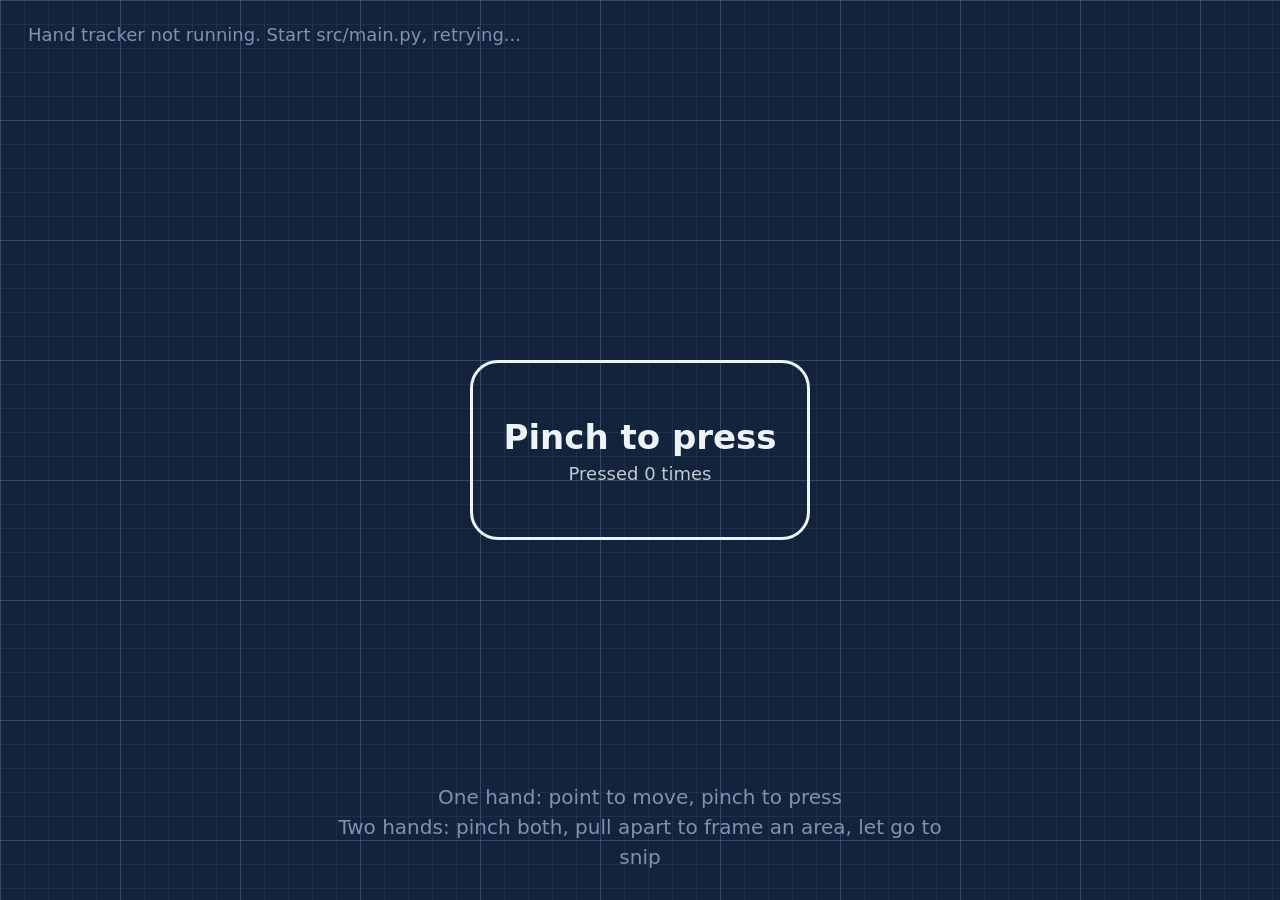
<file: frontend/index.html>
<!DOCTYPE html>
<html lang="en">
<head>
<meta charset="UTF-8">
<meta name="viewport" content="width=device-width, initial-scale=1">
<title>SurfaceOS</title>
<style>
  :root {
    --ink: #13233b;
    --grid: rgba(160, 200, 255, 0.08);
    --grid-major: rgba(160, 200, 255, 0.16);
    --paper: #eef3fa;
    --cursor: #8fdcff;
    --press: #ffb347;
    --muted: #7d93b2;
  }

  * { box-sizing: border-box; margin: 0; }

  html, body {
    height: 100%;
    overflow: hidden;
    cursor: none;
  }

  body {
    background-color: var(--ink);
    /* A cutting-mat grid: the page is meant to live on a table. */
    background-image:
      linear-gradient(var(--grid-major) 1px, transparent 1px),
      linear-gradient(90deg, var(--grid-major) 1px, transparent 1px),
      linear-gradient(var(--grid) 1px, transparent 1px),
      linear-gradient(90deg, var(--grid) 1px, transparent 1px);
    background-size: 120px 120px, 120px 120px, 24px 24px, 24px 24px;
    color: var(--paper);
    font-family: "Segoe UI Variable Display", "Segoe UI", system-ui, sans-serif;
    display: grid;
    place-items: center;
  }

  #status {
    position: fixed;
    top: 24px;
    left: 28px;
    font-size: 18px;
    color: var(--muted);
  }

  #status.live { color: var(--paper); }

  #hint {
    position: fixed;
    bottom: 28px;
    left: 50%;
    transform: translateX(-50%);
    font-size: 20px;
    line-height: 1.5;
    color: var(--muted);
    text-align: center;
  }

  #press-target {
    width: 340px;
    height: 180px;
    border: 3px solid var(--paper);
    border-radius: 28px;
    display: grid;
    place-items: center;
    text-align: center;
    font-size: 34px;
    font-weight: 600;
    transition: background-color 120ms, color 120ms, transform 120ms;
  }

  #press-target.hover {
    background-color: rgba(143, 220, 255, 0.15);
    border-color: var(--cursor);
  }

  #press-target.pressed {
    background-color: var(--press);
    border-color: var(--press);
    color: var(--ink);
    transform: scale(0.96);
  }

  #count {
    display: block;
    font-size: 18px;
    font-weight: 400;
    margin-top: 6px;
    opacity: 0.8;
  }

  .cursor {
    position: fixed;
    left: 0;
    top: 0;
    pointer-events: none;
    opacity: 0;
    transition: opacity 150ms;
  }

  .cursor.visible { opacity: 1; }

  .ring {
    width: 44px;
    height: 44px;
    margin: -22px 0 0 -22px;
    border: 4px solid var(--cursor);
    border-radius: 50%;
    transition: width 80ms, height 80ms, margin 80ms, background-color 80ms;
  }

  .cursor.pinching .ring {
    width: 28px;
    height: 28px;
    margin: -14px 0 0 -14px;
    background-color: var(--press);
    border-color: var(--press);
  }

  .gesture-label {
    position: absolute;
    top: 30px;
    left: 0;
    transform: translateX(-50%);
    font-size: 15px;
    color: var(--cursor);
    white-space: nowrap;
  }

  #snip {
    position: fixed;
    border: 3px dashed var(--press);
    /* The huge spread shadow dims everything outside the selection. */
    box-shadow: 0 0 0 9999px rgba(5, 10, 20, 0.5);
    pointer-events: none;
    display: none;
  }

  #snip.visible { display: block; }

  #snip-size {
    position: absolute;
    top: -34px;
    left: 0;
    font-size: 16px;
    color: var(--press);
    white-space: nowrap;
  }

  /* While Python takes a screenshot, hide every overlay so it is not in the image. */
  body.capturing .cursor,
  body.capturing #snip,
  body.capturing #status,
  body.capturing #hint,
  body.capturing #saved { visibility: hidden; }

  #saved {
    position: fixed;
    top: 24px;
    right: 28px;
    padding: 12px 18px;
    border-radius: 12px;
    background-color: var(--press);
    color: var(--ink);
    font-size: 18px;
    font-weight: 600;
    opacity: 0;
    transform: translateY(-8px);
    transition: opacity 200ms, transform 200ms;
  }

  #saved.visible {
    opacity: 1;
    transform: translateY(0);
  }

  @media (prefers-reduced-motion: reduce) {
    .cursor, .ring, #saved, #press-target { transition: none; }
  }
</style>
</head>
<body>
  <div id="status">Start src/main.py to connect the hand tracker</div>

  <div id="press-target">
    <div>Pinch to press<span id="count">Pressed 0 times</span></div>
  </div>

  <div id="hint">
    One hand: point to move, pinch to press<br>
    Two hands: pinch both, pull apart to frame an area, let go to snip
  </div>

  <div id="snip"><span id="snip-size"></span></div>
  <div class="cursor"><div class="ring"></div><span class="gesture-label"></span></div>
  <div class="cursor"><div class="ring"></div><span class="gesture-label"></span></div>
  <div id="saved"></div>

<script>
  const SERVER_URL = "ws://localhost:8765";

  const cursors = document.querySelectorAll(".cursor");
  const target = document.getElementById("press-target");
  const countText = document.getElementById("count");
  const snipBox = document.getElementById("snip");
  const snipSize = document.getElementById("snip-size");
  const statusText = document.getElementById("status");
  const savedNotice = document.getElementById("saved");

  let wasPinching = [false, false];
  let pressCount = 0;
  let knownSnipCount = null;
  let savedTimer = null;

  function isOver(element, x, y) {
    const box = element.getBoundingClientRect();
    return x >= box.left && x <= box.right && y >= box.top && y <= box.bottom;
  }

  function showSaved(filename) {
    savedNotice.textContent = `Saved ${filename}`;
    savedNotice.classList.add("visible");
    clearTimeout(savedTimer);
    savedTimer = setTimeout(() => savedNotice.classList.remove("visible"), 2500);
  }

  function updateCursors(hands, w, h) {
    cursors.forEach((cursor, i) => {
      const hand = hands[i];
      if (!hand) {
        cursor.classList.remove("visible", "pinching");
        return;
      }
      cursor.style.transform = `translate(${hand.x * w}px, ${hand.y * h}px)`;
      cursor.classList.add("visible");
      cursor.classList.toggle("pinching", hand.pinch);
      cursor.querySelector(".gesture-label").textContent =
        hand.gesture === "None" ? "" : hand.gesture.replace("_", " ");
    });
  }

  function updatePressTarget(hands, snipping, w, h) {
    let hovered = false;
    let pressedNow = false;

    hands.forEach((hand, i) => {
      const x = hand.x * w;
      const y = hand.y * h;
      const over = isOver(target, x, y);
      hovered = hovered || over;

      // Count a press only on the moment a pinch begins, and not while a snip is running.
      if (hand.pinch && !wasPinching[i] && over && !snipping) {
        pressCount += 1;
        countText.textContent = `Pressed ${pressCount} ${pressCount === 1 ? "time" : "times"}`;
      }
      pressedNow = pressedNow || (hand.pinch && over && !snipping);
    });

    // Slots shift when a hand appears or disappears, so pinch history resets with them.
    wasPinching = hands.length === wasPinching.length
      ? hands.map((hand) => hand.pinch)
      : hands.map(() => true);

    target.classList.toggle("hover", hovered);
    target.classList.toggle("pressed", pressedNow);
  }

  function updateSnip(snip, w, h) {
    if (!snip) {
      snipBox.classList.remove("visible");
      return;
    }
    const width = (snip.x2 - snip.x1) * w;
    const height = (snip.y2 - snip.y1) * h;
    snipBox.style.left = `${snip.x1 * w}px`;
    snipBox.style.top = `${snip.y1 * h}px`;
    snipBox.style.width = `${width}px`;
    snipBox.style.height = `${height}px`;
    snipSize.textContent = `${Math.round(width)} × ${Math.round(height)}`;
    snipBox.classList.add("visible");
  }

  function handleFrame(data) {
    const w = window.innerWidth;
    const h = window.innerHeight;
    const hands = data.hands || [];

    statusText.textContent =
      hands.length === 0 ? "Connected. Hold your hand up to the camera." :
      hands.length === 1 ? "Tracking 1 hand" : "Tracking 2 hands";

    updateCursors(hands, w, h);
    updatePressTarget(hands, Boolean(data.snip), w, h);
    updateSnip(data.snip, w, h);
    document.body.classList.toggle("capturing", Boolean(data.capturing));

    // The first message sets the baseline so reconnecting does not replay an old snip.
    if (knownSnipCount === null) {
      knownSnipCount = data.snip_count;
    } else if (data.snip_count > knownSnipCount) {
      knownSnipCount = data.snip_count;
      showSaved(data.last_snip);
    }
  }

  function connect() {
    const socket = new WebSocket(SERVER_URL);

    socket.onopen = () => {
      statusText.classList.add("live");
      statusText.textContent = "Connected. Hold your hand up to the camera.";
    };

    socket.onmessage = (event) => handleFrame(JSON.parse(event.data));

    socket.onclose = () => {
      statusText.classList.remove("live");
      statusText.textContent = "Hand tracker not running. Start src/main.py, retrying...";
      cursors.forEach((cursor) => cursor.classList.remove("visible"));
      snipBox.classList.remove("visible");
      setTimeout(connect, 1000);
    };
  }

  connect();
</script>
</body>
</html>
</file>
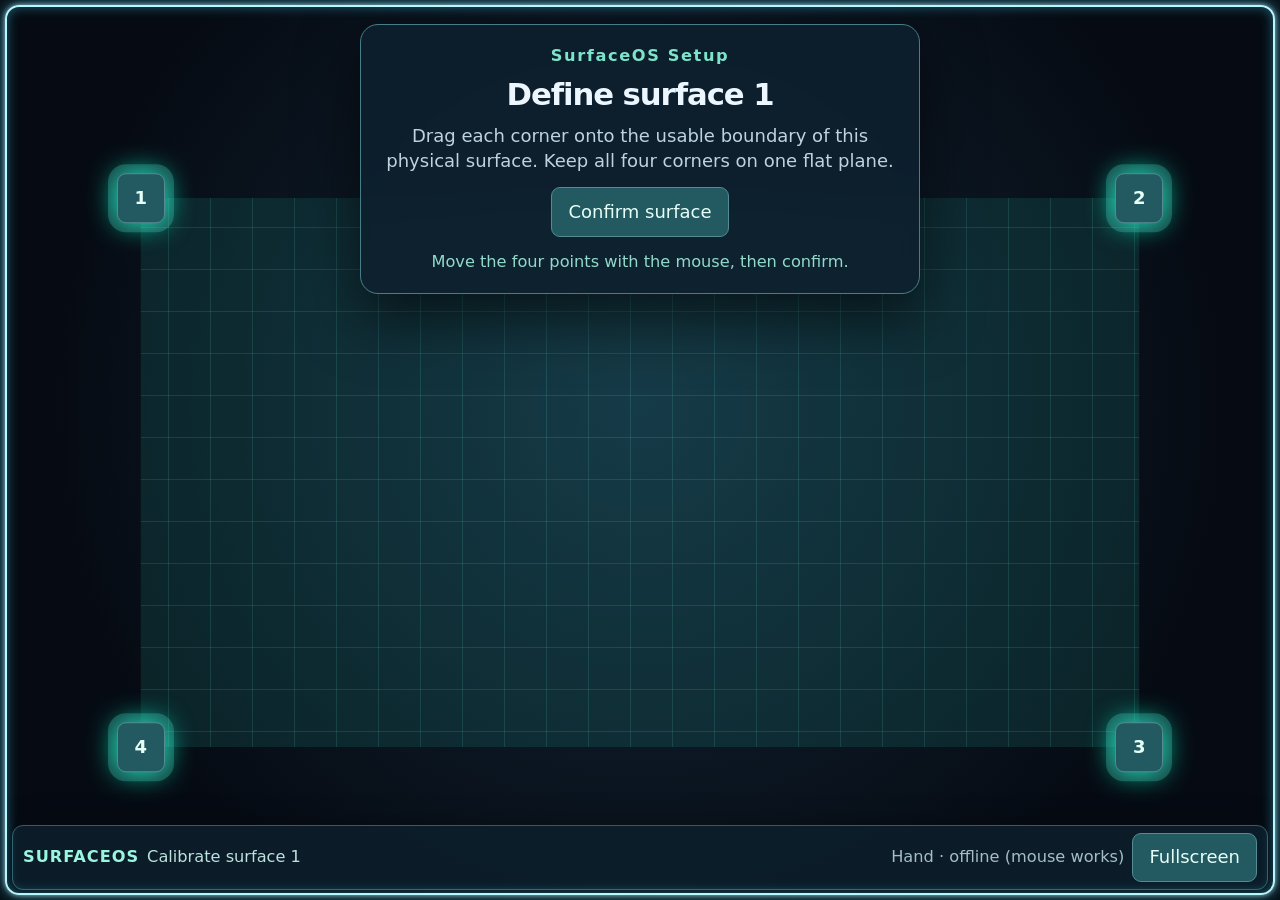
<file: surfaceos-shell/frontend/index.html>
<!doctype html>
<html lang="en"><head><meta charset="utf-8"><meta name="viewport" content="width=device-width,initial-scale=1"><title>SurfaceOS</title>
<link rel="stylesheet" href="./styles/main.css"><link rel="stylesheet" href="../../frontend/widgets.css">
<script type="module" src="./scripts/app.js"></script><script type="module" src="./scripts/hand-bubbles.js"></script><script type="module" src="./scripts/hand-bridge.js"></script><script type="module" src="../../frontend/shell-adapter.js"></script></head>
<body><main id="stage" aria-label="SurfaceOS projected canvas">
<div id="surfaces"></div><div id="outline" hidden></div><div id="cursor" hidden></div>
<section id="setup" class="panel setup" aria-label="Surface calibration"><div id="setup-drag-handle" class="setup-drag-handle" title="Drag to move the setup panel"><p class="eyebrow">SurfaceOS Setup</p><h1>Define surface <span id="surface-number">1</span></h1></div><p>Drag each corner onto the usable boundary of this physical surface. Keep all four corners on one flat plane.</p><div class="setup-actions"><button id="confirm-surface">Confirm surface</button><button id="finish-setup" hidden>Enter workspace</button><button id="add-surface" hidden>Add another surface</button><button id="accept-alignment" hidden>Alignment looks right</button><button id="retry-alignment" hidden>Retry this surface</button></div><p id="setup-message" role="status">Move the four points, then confirm.</p></section>
<div id="calibration" aria-label="Four calibration corners"></div>
<section id="dialog" class="panel dialog" hidden role="dialog" aria-modal="true"></section>
<nav id="actions" class="panel actions" hidden aria-label="Main menu"><button data-action="new">Make Window</button><button data-action="screenshot">Screenshot</button><button data-action="surface">New Surface</button></nav>
<nav id="edit-controls" class="panel edit-controls" hidden aria-label="Finish moving or resizing"><button id="edit-done">Done</button><button id="edit-cancel">Cancel</button></nav>
<div id="surface-labels" hidden></div><footer><span>SURFACEOS</span><span id="status" role="status">Calibrate surface 1</span><span id="hand-status">Hand · connecting</span><button id="actions-button" hidden>Menu</button><button id="manage-button" hidden>Manage</button><button id="close-button" hidden>Close</button><button id="fullscreen">Fullscreen</button></footer>
</main></body></html>
</file>
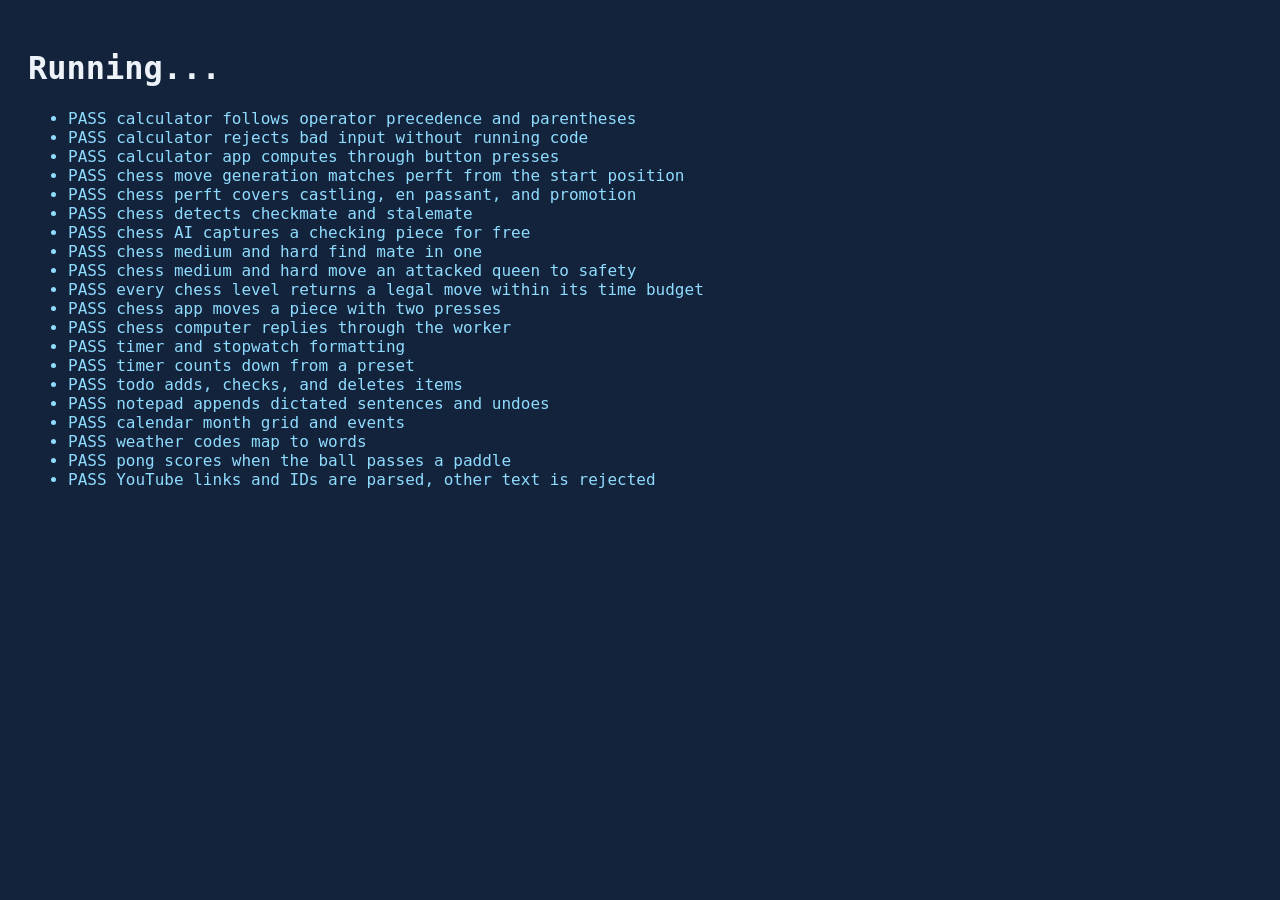
<file: frontend/app-tests.html>
<!DOCTYPE html>
<html lang="en">
<head>
<meta charset="UTF-8">
<title>SurfaceOS app tests</title>
<link rel="stylesheet" href="widgets.css">
<style>
  body { font-family: Consolas, monospace; background: #13233b; color: #eef3fa; padding: 20px; }
  .pass { color: #8fdcff; }
  .fail { color: #ff8a7a; font-weight: bold; }
  .sandbox { position: absolute; left: -9999px; top: 0; }
</style>
</head>
<body>
<h1 id="summary">Running...</h1>
<ul id="results"></ul>

<script type="module">
  import { mountApp, APPS } from "./apps/app-host.js";
  import { createVoice } from "./apps/voice.js";
  import { evaluate, formatNumber } from "./apps/calculator.js";
  import { fromFEN, newGame, perft, legalMoves, gameStatus, applyMove, chooseAiMove, squareIndex, squareName, AI_LEVELS } from "./apps/chess-engine.js";
  import { formatStopwatch, formatCountdown } from "./apps/timer.js";
  import { describeWeather } from "./apps/weather.js";
  import { monthCells, dateKey } from "./apps/calendar.js";
  import { createPongGame, stepPong } from "./apps/pong.js";
  import { parseYouTubeInput, parseStartTime, formatTime, DEMO_VIDEOS } from "./apps/youtube.js";

  // Stand-in for YouTube's IFrame Player API so these tests never touch the network.
  // It records the API calls each SurfaceOS control makes and reports player states back.
  class FakePlayer {
    static instances = [];
    static blockPlay = false;
    constructor(mount, options) {
      this.options = options;
      this.calls = [];
      this.state = -1;
      this.iframe = document.createElement("iframe");
      mount.replaceWith(this.iframe);
      FakePlayer.instances.push(this);
      setTimeout(() => { options.events.onReady({ target: this }); this.setState(5); }, 0);
    }
    setState(state) { this.state = state; this.options.events.onStateChange({ data: state, target: this }); }
    fail(code) { this.options.events.onError({ data: code, target: this }); }
    playVideo() { this.calls.push("play"); if (!FakePlayer.blockPlay) this.setState(1); }
    pauseVideo() { this.calls.push("pause"); this.setState(2); }
    seekTo(seconds) { this.calls.push(`seek:${seconds}`); }
    loadVideoById({ videoId, startSeconds }) { this.calls.push(`load:${videoId}:${startSeconds}`); }
    setVolume(volume) { this.calls.push(`volume:${volume}`); }
    mute() { this.calls.push("mute"); }
    unMute() { this.calls.push("unmute"); }
    getCurrentTime() { return 12; }
    getDuration() { return 60; }
    getVideoData() { return { title: "Fake video" }; }
    destroy() { this.destroyed = true; }
  }
  window.YT = { Player: FakePlayer };

  const results = document.getElementById("results");
  let failures = 0;

  async function test(name, fn) {
    const entry = document.createElement("li");
    try {
      await fn();
      entry.className = "pass";
      entry.textContent = `PASS ${name}`;
    } catch (error) {
      failures += 1;
      entry.className = "fail";
      entry.textContent = `FAIL ${name}: ${error.message}`;
    }
    results.append(entry);
  }

  function assertEqual(actual, expected, label = "") {
    const a = JSON.stringify(actual);
    const e = JSON.stringify(expected);
    if (a !== e) throw new Error(`${label} expected ${e}, got ${a}`);
  }

  function assertThrows(fn, label) {
    try { fn(); } catch { return; }
    throw new Error(`${label} did not throw`);
  }

  const tick = () => new Promise((resolve) => setTimeout(resolve, 0));
  const fakeDictation = { supported: true, start: ({ onEnd } = {}) => { onEnd?.(); return () => {}; } };

  function mount(type, width = 640, height = 420) {
    const box = document.createElement("div");
    box.className = "sandbox";
    box.style.width = `${width}px`;
    box.style.height = `${height}px`;
    document.body.append(box);
    const warnings = [];
    // Apps that use the AI service get an offline stand-in, so these tests never open a connection.
    const app = mountApp(box, { type, windowId: `test-${type}`, dictation: fakeDictation, services: { ai: fakeAI("closed"), voice: fakeSpeech().voice }, warn: (m) => warnings.push(m) });
    return { box, app, warnings };
  }

  // Presses a widget by id through the same pointer path the shell uses.
  function press(app, box, id) {
    const element = box.querySelector(`[data-widget-id="${id}"]`);
    if (!element) throw new Error(`no widget ${id}`);
    const x = (parseFloat(element.style.left) + parseFloat(element.style.width) / 2) / 100;
    const y = (parseFloat(element.style.top) + parseFloat(element.style.height) / 2) / 100;
    app.handlePointer({ version: 1, type: "pointer_down", x, y, source: "mouse" });
    app.handlePointer({ version: 1, type: "pointer_up", x, y, source: "mouse" });
  }
  const textOf = (box, id) => box.querySelector(`[data-widget-id="${id}"]`)?.textContent;

  // ---- Calculator ----

  await test("calculator follows operator precedence and parentheses", () => {
    assertEqual(evaluate("2+3×4"), 14);
    assertEqual(evaluate("(2+3)×4"), 20);
    assertEqual(evaluate("-3+5"), 2);
    assertEqual(evaluate("2×-3"), -6);
    assertEqual(evaluate("1.5+.5"), 2);
    assertEqual(evaluate("8÷4÷2"), 1);
    assertEqual(formatNumber(evaluate("0.1+0.2")), "0.3");
  });

  await test("calculator rejects bad input without running code", () => {
    assertThrows(() => evaluate("1÷0"), "divide by zero");
    assertThrows(() => evaluate("3+"), "trailing operator");
    assertThrows(() => evaluate("((2)"), "unbalanced");
    assertThrows(() => evaluate("alert(1)"), "letters");
  });

  await test("calculator app computes through button presses", async () => {
    const { app, box } = mount("calculator");
    for (const id of ["key-7", "key-times", "key-6", "key-equals"]) { press(app, box, id); await tick(); }
    assertEqual(textOf(box, "display"), "42");
    press(app, box, "key-2"); await tick();
    assertEqual(textOf(box, "display"), "2", "digit after = starts fresh");
    app.destroy();
  });

  // ---- Chess ----

  await test("chess move generation matches perft from the start position", () => {
    const start = newGame();
    assertEqual(perft(start, 1), 20, "depth 1");
    assertEqual(perft(start, 2), 400, "depth 2");
    assertEqual(perft(start, 3), 8902, "depth 3");
  });

  await test("chess perft covers castling, en passant, and promotion", () => {
    const kiwipete = fromFEN("r3k2r/p1ppqpb1/bn2pnp1/3PN3/1p2P3/2N2Q1p/PPPBBPPP/R3K2R w KQkq - 0 1");
    assertEqual(perft(kiwipete, 1), 48, "kiwipete depth 1");
    assertEqual(perft(kiwipete, 2), 2039, "kiwipete depth 2");
    const endgame = fromFEN("8/2p5/3p4/KP5r/1R3p1k/8/4P1P1/8 w - - 0 1");
    assertEqual(perft(endgame, 3), 2812, "position 3 depth 3");
    const promotion = fromFEN("n1n5/PPPk4/8/8/8/8/4Kppp/5N1N b - - 0 1");
    assertEqual(perft(promotion, 2), 496, "promotion depth 2");
    assertEqual(perft(promotion, 3), 9483, "promotion depth 3");
  });

  await test("chess detects checkmate and stalemate", () => {
    let state = newGame();
    for (const [from, to] of [["f2", "f3"], ["e7", "e5"], ["g2", "g4"], ["d8", "h4"]]) {
      state = applyMove(state, legalMoves(state).find((m) => m.from === squareIndex(from) && m.to === squareIndex(to)));
    }
    assertEqual(gameStatus(state).result, "checkmate", "fool's mate");
    assertEqual(gameStatus(fromFEN("7k/5Q2/6K1/8/8/8/8/8 b - - 0 1")).result, "stalemate");
  });

  await test("chess AI captures a checking piece for free", () => {
    const state = fromFEN("k7/8/8/8/8/8/1q6/R6K b - - 0 1");
    for (const level of ["medium", "hard"]) {
      const move = chooseAiMove(state, { level, random: () => 0.5 });
      assertEqual([squareName(move.from), squareName(move.to)], ["b2", "a1"], level);
    }
  });

  await test("chess medium and hard find mate in one", () => {
    const state = fromFEN("6k1/5ppp/8/8/8/8/8/R5K1 w - - 0 1");
    for (const level of ["medium", "hard"]) {
      const move = chooseAiMove(state, { level, random: () => 0.5 });
      assertEqual(gameStatus(applyMove(state, move)).result, "checkmate", level);
    }
  });

  await test("chess medium and hard move an attacked queen to safety", () => {
    // The black queen on d5 is attacked by the pawn on c4.
    const state = fromFEN("4k3/8/8/3q4/2P5/8/8/4K3 b - - 0 1");
    for (const level of ["medium", "hard"]) {
      const after = applyMove(state, chooseAiMove(state, { level, random: () => 0.5 }));
      const queen = after.board.indexOf("q");
      assertEqual(legalMoves(after).some((m) => m.to === queen), false, `${level} leaves the queen capturable`);
    }
  });

  await test("every chess level returns a legal move within its time budget", () => {
    const state = newGame();
    const legal = legalMoves(state).map((m) => `${m.from}-${m.to}`);
    for (const [level, settings] of Object.entries(AI_LEVELS)) {
      const started = performance.now();
      const move = chooseAiMove(state, { level });
      const elapsed = performance.now() - started;
      if (!legal.includes(`${move.from}-${move.to}`)) throw new Error(`${level} returned an illegal move`);
      if (elapsed > settings.timeMs + 700) throw new Error(`${level} took ${Math.round(elapsed)} ms`);
    }
  });

  await test("chess app moves a piece with two presses", async () => {
    const { app, box } = mount("chess", 700, 440);
    assertEqual(box.querySelectorAll('[data-widget-id^="level-"].surfaceos-widget--button').length, 3, "three difficulty buttons");
    press(app, box, "two-players"); await tick();
    press(app, box, "sq-e2"); await tick();
    assertEqual(box.querySelector('[data-widget-id="sq-e4"]').className.includes("surfaceos-v-move"), true, "e4 marked as a target");
    press(app, box, "sq-e4"); await tick();
    assertEqual(textOf(box, "sq-e4"), "♟︎", "pawn on e4");
    assertEqual(textOf(box, "sq-e2"), "", "e2 empty");
    assertEqual(textOf(box, "status"), "Black to move");
    app.destroy();
  });

  await test("chess computer replies through the worker", async () => {
    const { app, box } = mount("chess", 700, 440);
    press(app, box, "level-easy"); await tick();
    press(app, box, "sq-e2"); await tick();
    press(app, box, "sq-e4"); await tick();
    assertEqual(textOf(box, "status"), "Computer is thinking...");
    const blackStart = [..."abcdefgh"].flatMap((f) => [`sq-${f}7`, `sq-${f}8`]).map((id) => textOf(box, id)).join("");
    // The worker loads its modules over the network, which headless test runs do not fast-forward.
    for (let i = 0; i < 600 && textOf(box, "status") === "Computer is thinking..."; i += 1) {
      await new Promise((resolve) => setTimeout(resolve, 100));
    }
    const blackNow = [..."abcdefgh"].flatMap((f) => [`sq-${f}7`, `sq-${f}8`]).map((id) => textOf(box, id)).join("");
    assertEqual(textOf(box, "status"), "Your move");
    assertEqual(blackNow !== blackStart, true, "black moved a piece");
    app.destroy();
  });

  // ---- Other apps ----

  await test("timer and stopwatch formatting", () => {
    assertEqual(formatStopwatch(0), "0:00.0");
    assertEqual(formatStopwatch(61_250), "1:01.2");
    assertEqual(formatStopwatch(3_723_400), "1:02:03.4");
    assertEqual(formatCountdown(59_001), "1:00");
    assertEqual(formatCountdown(0), "0:00");
    assertEqual(formatCountdown(3_600_000), "1:00:00");
  });

  await test("timer counts down from a preset", async () => {
    const { app, box, warnings } = mount("timer", 360, 300);
    press(app, box, "tab-timer"); await tick();
    press(app, box, "tm-add-10s"); await tick();
    assertEqual(textOf(box, "display"), "0:10");
    press(app, box, "tm-toggle"); await tick();
    assertEqual(textOf(box, "tm-toggle"), "Pause");
    await new Promise((resolve) => setTimeout(resolve, 250));
    assertEqual(box.querySelector('[data-widget-id="track"]') !== null, true, "progress bar shown");
    assertEqual(warnings, [], "no layout warnings while running");
    app.destroy();
  });

  await test("todo adds, checks, and deletes items", async () => {
    const { app, box } = mount("todo");
    app.receiveText("buy milk"); await tick();
    assertEqual(textOf(box, "item-1"), "Buy milk");
    press(app, box, "check-1"); await tick();
    assertEqual(textOf(box, "count"), "0 left");
    press(app, box, "delete-1"); await tick();
    assertEqual(textOf(box, "item-1"), undefined);
    app.destroy();
  });

  await test("notepad appends dictated sentences and undoes", async () => {
    const { app, box } = mount("notepad");
    app.receiveText("hello there."); await tick();
    app.receiveText("second sentence"); await tick();
    assertEqual(textOf(box, "page"), "Hello there. Second sentence");
    press(app, box, "undo"); await tick();
    assertEqual(textOf(box, "page"), "Hello there.");
    app.destroy();
  });

  await test("calendar month grid and events", async () => {
    const cells = monthCells(2026, 8);
    assertEqual(cells.length, 42);
    assertEqual(dateKey(cells[0]), "2026-08-30", "September 2026 starts on a Tuesday");
    const { app, box } = mount("calendar", 760, 420);
    app.receiveText("team standup"); await tick();
    const todayButton = box.querySelector(`[data-widget-id="day-${dateKey(new Date())}"]`);
    assertEqual(todayButton.className.includes("surfaceos-v-has-event"), true, "event dot");
    app.destroy();
  });

  await test("weather codes map to words", () => {
    assertEqual(describeWeather(0), "Clear");
    assertEqual(describeWeather(63), "Rain");
    assertEqual(describeWeather(95), "Thunderstorm");
  });

  await test("pong scores when the ball passes a paddle", () => {
    const game = createPongGame(1.6);
    game.serveIn = 0;
    game.ball = { x: 0.05, y: 0.05, vx: -1, vy: 0 };
    game.left.y = game.left.target = 0.9;
    for (let i = 0; i < 20; i += 1) stepPong(game, 0.02, { ai: true });
    assertEqual(game.right.score, 1);
  });

  // ---- YouTube ----

  await test("YouTube links and IDs are parsed, other text is rejected", () => {
    const id = "aqz-KE-bpKQ";
    const cases = {
      [id]: { id, start: 0 },
      [`https://www.youtube.com/watch?v=${id}`]: { id, start: 0 },
      [`youtube.com/watch?v=${id}&t=1m30s`]: { id, start: 90 },
      [`https://youtu.be/${id}?t=42`]: { id, start: 42 },
      [`https://m.youtube.com/shorts/${id}`]: { id, start: 0 },
      [`https://www.youtube.com/embed/${id}?start=10`]: { id, start: 10 },
      [`https://www.youtube-nocookie.com/embed/${id}`]: { id, start: 0 },
      [`  https://www.youtube.com/live/${id}  `]: { id, start: 0 },
    };
    for (const [input, expected] of Object.entries(cases)) assertEqual(parseYouTubeInput(input), expected, input);
    for (const bad of ["", "hello", "aqz-KE-bpK", `https://vimeo.com/${id}`, `https://evil.com/watch?v=${id}`,
                       `javascript:alert(1)`, "https://www.youtube.com/watch?v=short", `https://youtube.com.evil.com/watch?v=${id}`]) {
      assertEqual(parseYouTubeInput(bad), null, bad);
    }
    assertEqual(parseStartTime("1h2m3s"), 3723);
    assertEqual(formatTime(3723), "1:02:03");
    assertEqual(formatTime(75), "1:15");
  });

  await test("YouTube controls drive the player API", async () => {
    FakePlayer.instances.length = 0;
    const { app, box, warnings } = mount("youtube", 800, 520);
    await new Promise((resolve) => setTimeout(resolve, 20));
    const player = FakePlayer.instances[0];
    assertEqual(player.options.videoId, DEMO_VIDEOS[0].id, "demo video cued");
    assertEqual(player.iframe.parentElement?.dataset.widgetId, "player", "player inside the embed widget");
    press(app, box, "play"); await tick();
    assertEqual(textOf(box, "play"), "Pause", "button follows the playing state");
    press(app, box, "play"); await tick();
    press(app, box, "restart"); await tick();
    press(app, box, "volume-down"); await tick();
    press(app, box, "mute"); await tick();
    press(app, box, "volume-up"); await tick();
    press(app, box, "video"); await tick();
    assertEqual(player.calls[0], "volume:70", "starting volume applied when the player is ready");
    assertEqual(player.calls.slice(1),
      ["play", "pause", "seek:0", "play", "volume:60", "mute", "volume:70", "unmute", "pause"]);
    assertEqual(warnings, [], "no layout warnings");
    app.destroy();
    assertEqual(player.destroyed, true, "player destroyed with the window");
  });

  await test("YouTube loads a pasted link and reports bad input without touching the player", async () => {
    FakePlayer.instances.length = 0;
    const { app, box } = mount("youtube", 800, 520);
    await new Promise((resolve) => setTimeout(resolve, 20));
    const player = FakePlayer.instances[0];
    const field = box.querySelector('[data-widget-id="url"]');
    field.value = "not a video";
    field.dispatchEvent(new Event("input"));
    field.dispatchEvent(new KeyboardEvent("keydown", { key: "Enter" })); await tick();
    assertEqual(textOf(box, "status"), "That is not a YouTube link or video ID.");
    assertEqual(player.calls.some((c) => c.startsWith("load:")), false, "bad input does not load");
    assertEqual(box.querySelector('[data-widget-id="play"]').classList.contains("surfaceos-widget--disabled"), false, "current video still playable");
    field.value = "https://youtu.be/jNQXAC9IVRw?t=5";
    field.dispatchEvent(new Event("input")); await tick();
    press(app, box, "load"); await tick();
    assertEqual(player.calls.includes("load:jNQXAC9IVRw:5"), true, "pasted link loaded with its start time");
    assertEqual(field.value, "", "field clears after loading");
    app.destroy();
  });

  await test("YouTube shows player errors and falls back to muted playback when sound is blocked", async () => {
    FakePlayer.instances.length = 0;
    const { app, box } = mount("youtube", 800, 520);
    await new Promise((resolve) => setTimeout(resolve, 20));
    const player = FakePlayer.instances[0];
    player.fail(150); await tick();
    assertEqual(textOf(box, "overlay").startsWith("This video cannot play here"), true, "embedding error shown");
    assertEqual(box.querySelector('[data-widget-id="play"]').classList.contains("surfaceos-widget--disabled"), true, "play disabled for a broken video");
    press(app, box, "demo"); await tick();
    assertEqual(textOf(box, "overlay"), undefined, "next demo clears the error");
    FakePlayer.blockPlay = true;
    press(app, box, "play"); await tick();
    await new Promise((resolve) => setTimeout(resolve, 2700));
    FakePlayer.blockPlay = false;
    assertEqual(player.calls.includes("mute"), true, "muted after playback did not start");
    assertEqual(textOf(box, "status").includes("Playing muted"), true, "explains the muted fallback");
    app.destroy();
  });

  await test("two YouTube windows keep separate players", async () => {
    FakePlayer.instances.length = 0;
    const one = mount("youtube", 640, 420);
    const two = mount("youtube", 640, 420);
    await new Promise((resolve) => setTimeout(resolve, 20));
    const [first, second] = FakePlayer.instances;
    press(one.app, one.box, "play"); await tick();
    assertEqual(first.calls.includes("play"), true);
    assertEqual(second.calls.includes("play"), false, "second window untouched");
    one.app.destroy();
    two.app.destroy();
  });

  // ---- Ask AI (fake AI client and fake browser speech; no network, no microphone) ----

  function controllable() {
    let resolve;
    const promise = new Promise((r) => { resolve = r; });
    return { promise, resolve };
  }

  function fakeAI(status = "open") {
    return {
      status, requests: [], crops: [], snapshots: [], n: 0,
      onStatus() { return () => {}; },
      newRequestId(id) { this.n += 1; return `${id}-r${this.n}`; },
      request(id, fields, requestId = this.newRequestId(id)) {
        const call = controllable();
        this.requests.push({ window_id: id, request_id: requestId, ...fields, resolve: call.resolve });
        return { requestId, promise: call.promise };
      },
      snapshot(id) {
        const call = controllable();
        this.snapshots.push({ window_id: id, resolve: call.resolve });
        return { requestId: `${id}-snap`, promise: call.promise };
      },
      crop(id, capture_id, box) {
        const call = controllable();
        const requestId = this.newRequestId(id);
        this.crops.push({ window_id: id, request_id: requestId, capture_id, box, resolve: call.resolve });
        return { requestId, promise: call.promise };
      },
      forget() {},
    };
  }

  // Stand-ins for the browser's SpeechRecognition and speechSynthesis, driven by the real voice.js.
  function fakeSpeech() {
    const recognizers = [];
    class FakeRecognition {
      constructor() { this.running = false; this.starts = 0; recognizers.push(this); }
      start() { this.running = true; this.starts += 1; }
      abort() { this.running = false; setTimeout(() => this.onend?.(), 0); }
      stop() { this.abort(); }
      say(words) {
        const result = [{ transcript: words }];
        result.isFinal = true;
        this.onresult?.({ resultIndex: 0, results: [result] });
      }
    }
    const synth = { spoken: [], speak(u) { this.spoken.push(u.text); setTimeout(() => u.onend?.(), 0); }, cancel() {} };
    class FakeUtterance { constructor(words) { this.text = words; } }
    return { voice: createVoice({ Recognition: FakeRecognition, synth, Utterance: FakeUtterance }), recognizers, synth };
  }

  const settle = async () => { for (let i = 0; i < 6; i += 1) await new Promise((r) => setTimeout(r, 5)); };
  const PHOTO = { ok: true, capture_id: "capture-1", image: "[data-uri]", width: 1600, height: 900 };
  const CROP = { ok: true, capture_id: "capture-2", image: "[data-uri]", width: 800, height: 450 };
  const answer = (request, text, extra = {}) => request.resolve({ ok: true, request_id: request.request_id, window_id: request.window_id,
    text, model: "gemini-test", provider: "gemini", sources: [], grounded: false, ...extra });

  function mountAssistant({ ai = fakeAI(), speech = fakeSpeech(), launch = null, services = {}, width = 820, height = 520, id = "win-a" } = {}) {
    const box = document.createElement("div");
    box.className = "sandbox";
    box.style.width = `${width}px`;
    box.style.height = `${height}px`;
    document.body.append(box);
    const warnings = [];
    const app = mountApp(box, { type: "assistant", windowId: id, launch, dictation: fakeDictation,
      services: { ai, voice: speech.voice, ...services }, warn: (m) => warnings.push(m) });
    return { app, box, warnings, ai, speech };
  }

  // Window-local point at (u, v) inside a widget, for dragging over the photo.
  function pointIn(box, id, u, v) {
    const e = box.querySelector(`[data-widget-id="${id}"]`);
    const [x, y, w, h] = ["left", "top", "width", "height"].map((k) => parseFloat(e.style[k]) / 100);
    return { x: x + u * w, y: y + v * h };
  }

  function drag(app, from, to) {
    app.handlePointer({ version: 1, type: "pointer_down", ...from, source: "mouse" });
    app.handlePointer({ version: 1, type: "pointer_move", x: (from.x + to.x) / 2, y: (from.y + to.y) / 2, source: "mouse" });
    app.handlePointer({ version: 1, type: "pointer_up", ...to, source: "mouse" });
  }

  await test("Ask AI voice: speech becomes a spoken, grounded question and the answer is read aloud", async () => {
    const { app, box, ai, speech, warnings } = mountAssistant({ launch: { mode: "voice" } });
    await tick();
    const mic = speech.recognizers[0];
    assertEqual(mic.running, true, "listening as soon as the chat opens");
    assertEqual(textOf(box, "status"), "Listening...");
    mic.say("What is a projector?"); await tick();
    const [question] = ai.requests;
    assertEqual([question.task, question.prompt, question.style, question.grounding, question.capture_id],
      ["ask", "What is a projector?", "spoken", true, undefined]);
    assertEqual(mic.running, false, "stops listening while Gemini answers");
    assertEqual(textOf(box, "status"), "Thinking...");
    answer(question, "It shows images on a surface.");
    await settle();
    assertEqual(speech.synth.spoken, ["It shows images on a surface."], "the answer is spoken");
    assertEqual(textOf(box, "transcript"), "You: What is a projector?\n\nGemini: It shows images on a surface.");
    assertEqual(mic.running, true, "listens again after speaking");
    assertEqual(textOf(box, "footer"), "Live answers from Gemini (gemini-test)");
    mic.say("And how bright is it?"); await tick();
    assertEqual(ai.requests[1].context, [{ role: "user", text: "What is a projector?" }, { role: "model", text: "It shows images on a surface." }],
      "earlier turns go along as context");
    assertEqual(warnings, []);
    app.destroy();
    assertEqual(mic.running, false, "closing the chat releases the microphone");
  });

  await test("Ask AI voice: only the newest chat listens, and Listen takes the microphone back", async () => {
    const speech = fakeSpeech();
    const first = mountAssistant({ speech, launch: { mode: "voice" }, id: "win-1" });
    const second = mountAssistant({ speech, launch: { mode: "voice" }, id: "win-2" });
    await tick();
    assertEqual([textOf(first.box, "status"), textOf(second.box, "status")], ["Paused: another chat is listening", "Listening..."]);
    speech.recognizers[0].say("hello"); await tick();
    assertEqual([first.ai.requests.length, second.ai.requests.length], [0, 1], "speech goes to the listening chat only");
    answer(second.ai.requests[0], "Hi.");
    await settle();
    press(first.app, first.box, "mic"); await tick();
    assertEqual([textOf(first.box, "status"), textOf(second.box, "status")], ["Listening...", "Paused: another chat is listening"]);
    press(first.app, first.box, "mic"); await tick();
    assertEqual(textOf(first.box, "status"), "Muted");
    first.app.destroy();
    second.app.destroy();
  });

  await test("Ask AI screenshot: drag to crop, Gemini describes the crop, then a voice chat about it", async () => {
    const { app, box, ai, speech, warnings } = mountAssistant({ launch: { mode: "screenshot", capture: PHOTO } });
    await tick();
    assertEqual(box.querySelector('[data-widget-id="photo"] img')?.getAttribute("src"), PHOTO.image, "desk photo shown");
    assertEqual(app.flowActive(), true, "cropping is a step a thumbs-up must not interrupt");
    assertEqual(box.querySelector('[data-widget-id="use-selection"]').classList.contains("surfaceos-widget--disabled"), true);
    drag(app, pointIn(box, "photo", 0.25, 0.25), pointIn(box, "photo", 0.75, 0.75)); await tick();
    assertEqual(box.querySelector('[data-widget-id="selection"]') !== null, true, "selection drawn");
    press(app, box, "use-selection"); await tick();
    const [cropCall] = ai.crops;
    assertEqual([cropCall.capture_id, ...["x", "y", "width", "height"].map((k) => Math.round(cropCall.box[k] * 100) / 100)],
      ["capture-1", 0.25, 0.25, 0.5, 0.5], "the dragged box, in photo coordinates");
    cropCall.resolve({ ...CROP, request_id: cropCall.request_id, window_id: "win-a" }); await tick(); await tick();
    const [describe] = ai.requests;
    assertEqual([describe.task, describe.capture_id, describe.style], ["describe", "capture-2", "spoken"]);
    assertEqual(speech.recognizers.length, 0, "not listening while the photo is described");
    answer(describe, "A blue coffee mug.");
    await settle();
    assertEqual(speech.synth.spoken, ["A blue coffee mug."], "the description is spoken");
    assertEqual(box.querySelector('[data-widget-id="thumb"] img')?.getAttribute("src"), CROP.image, "the crop stays in view");
    assertEqual(speech.recognizers[0].running, true, "voice chat starts after the description");
    assertEqual(app.flowActive(), false);
    speech.recognizers[0].say("What is it made of?"); await tick();
    const question = ai.requests[1];
    assertEqual([question.capture_id, question.context], ["capture-2", [{ role: "model", text: "A blue coffee mug." }]],
      "questions are about the cropped photo");
    assertEqual(warnings, []);
    app.destroy();
  });

  await test("Ask AI screenshot: tiny drags are rejected, Whole photo skips cropping, Cancel closes the window", async () => {
    const closed = [];
    const one = mountAssistant({ launch: { mode: "screenshot", capture: PHOTO }, services: { closeWindow: (id) => closed.push(id) } });
    await tick();
    const p = pointIn(one.box, "photo", 0.5, 0.5);
    drag(one.app, p, { x: p.x + 0.004, y: p.y + 0.004 }); await tick();
    assertEqual(textOf(one.box, "hint"), "That box is too small. Drag across the part you want.");
    press(one.app, one.box, "use-whole"); await tick();
    assertEqual([one.ai.crops.length, one.ai.requests[0].task, one.ai.requests[0].capture_id], [0, "describe", "capture-1"]);
    one.app.destroy();
    const two = mountAssistant({ launch: { mode: "screenshot", capture: PHOTO }, services: { closeWindow: (id) => closed.push(id) } });
    await tick();
    press(two.app, two.box, "cancel"); await tick();
    assertEqual(closed, ["win-a"], "Cancel asks the shell to close the chat window");
    assertEqual(two.app.cancelFlow(), true, "thumbs-down or Esc during cropping also backs out");
    two.app.destroy();
  });

  await test("Ask AI from the program picker: Voice or Screenshot inside the window", async () => {
    const shots = [];
    const captureDesk = (id) => { const call = controllable(); shots.push({ id, resolve: call.resolve }); return call.promise; };
    const { app, box, speech } = mountAssistant({ services: { captureDesk } });
    await tick();
    assertEqual(textOf(box, "title"), "Ask AI");
    press(app, box, "screenshot"); await tick();
    assertEqual([shots.length, shots[0].id, textOf(box, "capturing")], [1, "win-a", "Taking a photo of the desk..."],
      "the photo comes through the shell, which blanks the projection");
    shots[0].resolve({ ok: false, error: { message: "No camera frames are arriving." } }); await tick(); await tick();
    assertEqual(textOf(box, "body"), "No camera frames are arriving.", "a failed photo is explained");
    press(app, box, "screenshot"); await tick();
    shots[1].resolve(PHOTO); await tick(); await tick();
    assertEqual(box.querySelector('[data-widget-id="photo"] img')?.getAttribute("src"), PHOTO.image);
    app.destroy();
    const voice = mountAssistant({ speech });
    await tick();
    press(voice.app, voice.box, "voice"); await tick();
    assertEqual(textOf(voice.box, "status"), "Listening...");
    voice.app.destroy();
  });

  await test("Ask AI shows answer errors and works typed when voice is unavailable", async () => {
    const noVoice = { voice: createVoice({ Recognition: null, synth: null, Utterance: null }), recognizers: [], synth: null };
    const { app, box, ai } = mountAssistant({ speech: noVoice, launch: { mode: "voice" } });
    await tick();
    assertEqual(textOf(box, "status"), "Voice unavailable");
    assertEqual(textOf(box, "footer"), "Voice input needs Chrome or Edge. Type your question instead.");
    const field = box.querySelector('[data-widget-id="question"]');
    field.value = "Is it working?";
    field.dispatchEvent(new Event("input"));
    field.dispatchEvent(new KeyboardEvent("keydown", { key: "Enter" })); await tick();
    const [typed] = ai.requests;
    assertEqual(typed.prompt, "Is it working?", "typed questions work without a microphone");
    typed.resolve({ ok: false, request_id: typed.request_id, window_id: "win-a", error: { code: "timeout", message: "Gemini did not answer in time." } });
    await settle();
    assertEqual(textOf(box, "transcript").endsWith("Gemini could not answer: Gemini did not answer in time."), true);
    app.destroy();
  });

  // ---- Every app renders valid layouts at several window shapes ----

  for (const type of Object.keys(APPS)) {
    await test(`${type} renders without layout warnings at three sizes`, async () => {
      for (const [w, h] of [[640, 420], [360, 300], [380, 560]]) {
        const { app, box, warnings } = mount(type, w, h);
        await tick();
        if (warnings.length) throw new Error(`${w}x${h}: ${warnings[0]}`);
        if (!box.querySelector(".surfaceos-widget")) throw new Error(`${w}x${h}: nothing rendered`);
        app.destroy();
        box.remove();
      }
    });
  }

  await test("pong starts a game with a canvas", async () => {
    const { app, box, warnings } = mount("pong");
    press(app, box, "play-ai"); await tick();
    assertEqual(box.querySelector('[data-widget-id="field"]')?.tagName, "CANVAS");
    assertEqual(warnings, []);
    app.destroy();
  });

  await test("Pong controls remain targetable after a small window resize", async () => {
    const { app, box, warnings } = mount("pong", 640, 420);
    press(app, box, "play-ai"); await tick();
    box.style.width = "280px";
    box.style.height = "180px";
    // Force a render after sizing so the geometry check also runs in headless browsers
    // that suspend ResizeObserver delivery for this offscreen test container.
    app.handleKey({ type: "keydown", key: " " });
    app.handleKey({ type: "keydown", key: " " });
    await tick();
    const controls = ["pause", "restart", "menu"].map((id) => box.querySelector(`[data-widget-id="${id}"]`));
    const field = box.querySelector('[data-widget-id="field"]');
    assertEqual(controls.every((control) => control && control.getBoundingClientRect().height >= 44), true, "44px Pong controls");
    assertEqual(controls.every((control) => control.getBoundingClientRect().bottom <= field.getBoundingClientRect().top), true, "controls do not overlap field");
    press(app, box, "pause"); await tick();
    assertEqual(textOf(box, "pause"), "Resume", "pointer activation after resize");
    const x = (parseFloat(field.style.left) + parseFloat(field.style.width) / 2) / 100;
    const y = (parseFloat(field.style.top) + parseFloat(field.style.height) / 2) / 100;
    assertEqual(app.handlePointer({ version: 1, type: "pointer_move", x, y, source: "mouse" }), true, "pointer follows resized field");
    assertEqual(warnings, []);
    app.destroy();
    box.remove();
  });

  await test("Notepad keeps readable controls in a compact window", async () => {
    const { app, box, warnings } = mount("notepad", 280, 180);
    const controls = ["dictate", "newline", "undo", "clear"].map((id) => box.querySelector(`[data-widget-id="${id}"]`));
    const page = box.querySelector('[data-widget-id="page"]');
    assertEqual(controls.every((control) => control && control.getBoundingClientRect().height >= 44), true, "44px Notepad controls");
    assertEqual(page.getBoundingClientRect().bottom < controls[0].getBoundingClientRect().top, true, "note body clears controls");
    assertEqual(parseFloat(getComputedStyle(page).fontSize) >= 18, true, "readable note body");
    app.receiveText("hello"); await tick();
    press(app, box, "newline"); await tick();
    assertEqual(textOf(box, "page"), "Hello\n", "pointer activation in compact layout");
    assertEqual(warnings, []);
    app.destroy();
    box.remove();
  });

  const summary = document.getElementById("summary");
  summary.textContent = failures === 0 ? "ALL TESTS PASSED" : `${failures} TEST(S) FAILED`;
  summary.className = failures === 0 ? "pass" : "fail";
  document.body.dataset.done = "true";
</script>
</body>
</html>
</file>
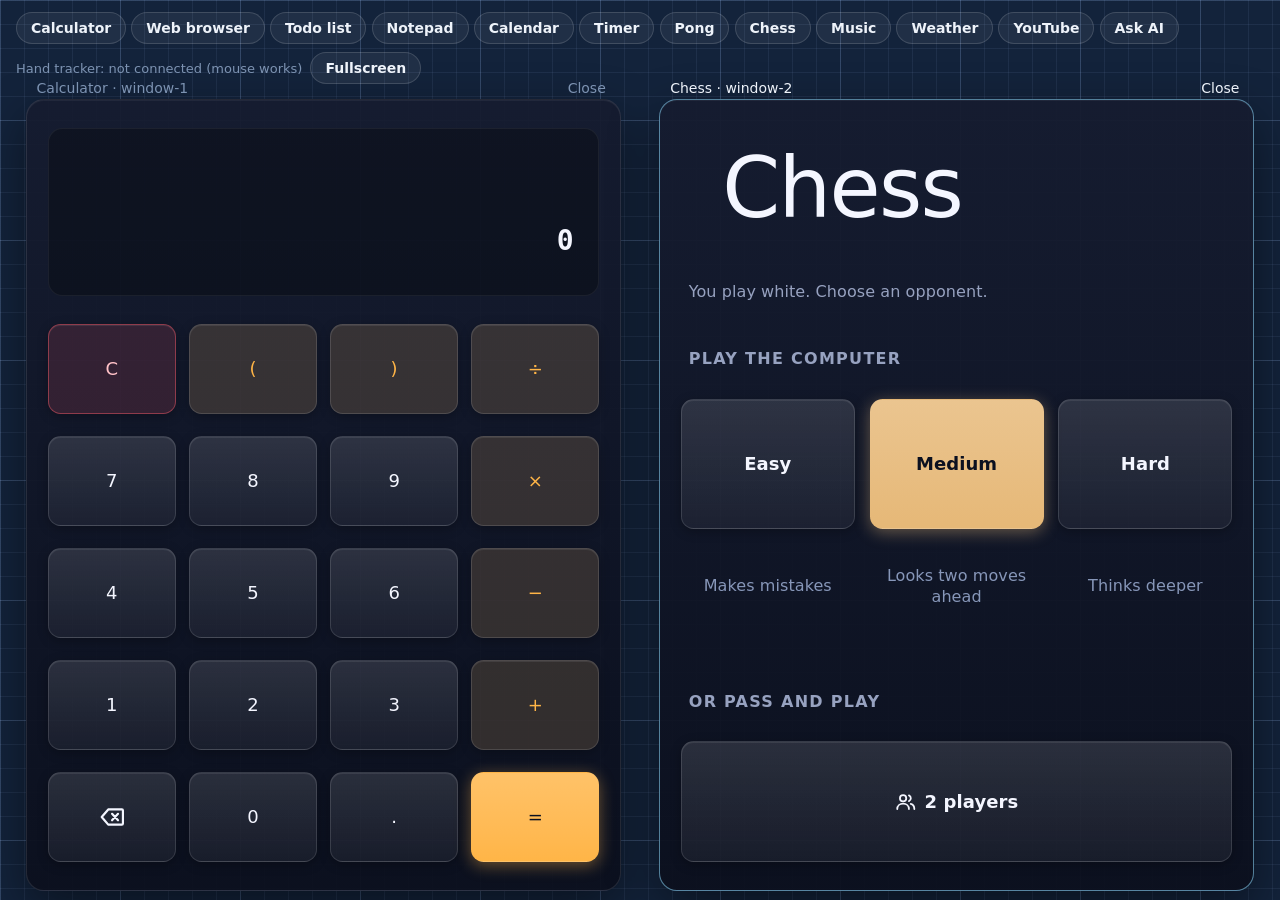
<file: frontend/apps-demo.html>
<!DOCTYPE html>
<html lang="en">
<head>
<meta charset="UTF-8">
<meta name="viewport" content="width=device-width, initial-scale=1">
<title>SurfaceOS apps</title>
<link rel="stylesheet" href="widgets.css">
<style>
  /* Stand-in shell styles for this demo only. Carter's shell replaces all of this. */
  :root {
    --ink: #13233b;
    --grid: rgba(160, 200, 255, 0.08);
    --grid-major: rgba(160, 200, 255, 0.16);
    --paper: #eef3fa;
    --cursor: #8fdcff;
    --press: #ffb347;
    --muted: #7d93b2;
  }

  * { box-sizing: border-box; margin: 0; }

  html, body { height: 100%; overflow: hidden; }

  body {
    background-color: var(--ink);
    background-image:
      linear-gradient(var(--grid-major) 1px, transparent 1px),
      linear-gradient(90deg, var(--grid-major) 1px, transparent 1px),
      linear-gradient(var(--grid) 1px, transparent 1px),
      linear-gradient(90deg, var(--grid) 1px, transparent 1px);
    background-size: 120px 120px, 120px 120px, 24px 24px, 24px 24px;
    color: var(--paper);
    font-family: "Segoe UI Variable Display", "Segoe UI", system-ui, sans-serif;
  }

  #canvas { position: fixed; inset: 0; touch-action: none; }

  .demo-window {
    position: absolute;
    border: 1px solid rgba(255, 255, 255, 0.1);
    border-radius: 18px;
    background: linear-gradient(180deg, rgba(22, 28, 48, 0.96), rgba(12, 16, 30, 0.96));
    box-shadow: 0 18px 50px rgba(0, 0, 0, 0.45), inset 0 1px 0 rgba(255, 255, 255, 0.05);
  }

  .demo-window.focused { border-color: rgba(143, 220, 255, 0.55); }

  .demo-window-tab {
    position: absolute;
    bottom: 100%;
    left: 10px;
    right: 10px;
    margin-bottom: 4px;
    display: flex;
    justify-content: space-between;
    align-items: center;
    font-size: 14px;
    color: var(--muted);
  }

  .demo-window.focused .demo-window-tab { color: var(--paper); }

  .demo-window-tab button {
    font: inherit;
    border: 0;
    background: none;
    color: inherit;
    cursor: pointer;
    padding: 0 4px;
  }

  #toolbar {
    position: fixed;
    top: 12px;
    left: 16px;
    right: 16px;
    display: flex;
    flex-wrap: wrap;
    gap: 8px;
    align-items: center;
  }

  #toolbar button {
    font: inherit;
    font-size: 14px;
    font-weight: 600;
    padding: 7px 14px;
    border-radius: 999px;
    border: 1px solid rgba(255, 255, 255, 0.14);
    background: rgba(255, 255, 255, 0.06);
    color: var(--paper);
    cursor: pointer;
  }

  #toolbar button:hover { background: rgba(143, 220, 255, 0.16); border-color: rgba(143, 220, 255, 0.5); }

  #toolbar .spacer { flex: 1; }

  #hand-status { font-size: 13px; color: var(--muted); }
  #hand-status.live { color: var(--cursor); }

  #hand-cursor {
    position: fixed;
    left: 0;
    top: 0;
    width: 34px;
    height: 34px;
    margin: -17px 0 0 -17px;
    border: 4px solid var(--cursor);
    border-radius: 50%;
    pointer-events: none;
    z-index: 10;
  }

  #hand-cursor.pressing { background-color: var(--press); border-color: var(--press); }
</style>
</head>
<body>
  <div id="canvas"></div>

  <div id="toolbar">
    <span id="open-buttons"></span>
    <span class="spacer"></span>
    <span id="hand-status">Hand tracker: not connected</span>
    <button id="fullscreen">Fullscreen</button>
  </div>

  <div id="hand-cursor" hidden></div>

<script type="module">
  import { mountApp, APPS } from "./apps/app-host.js";

  const HAND_SERVER = "ws://localhost:8765";
  const MAX_WINDOWS = 4;
  // Top of the usable canvas, below the toolbar.
  const TOP = 0.09;

  const canvas = document.getElementById("canvas");
  const handStatus = document.getElementById("hand-status");
  const handCursor = document.getElementById("hand-cursor");

  // ---- Stand-in window manager: fixed 2x2 slots. Carter's shell replaces this. ----

  const windows = [];
  let nextWindowNumber = 1;
  let focused = null;

  function slotRect(index, count) {
    const cols = count <= 1 ? 1 : 2;
    const rowsCount = count <= 2 ? 1 : 2;
    const gap = 0.03;
    const width = (0.96 - gap * (cols - 1)) / cols;
    const height = (1 - TOP - 0.03 - gap * (rowsCount - 1)) / rowsCount;
    const col = index % cols;
    const row = Math.floor(index / cols);
    return { x: 0.02 + col * (width + gap), y: TOP + 0.02 + row * (height + gap), width, height };
  }

  function layoutWindows() {
    windows.forEach((win, i) => {
      Object.assign(win.record, slotRect(i, windows.length));
      const { x, y, width, height } = win.record;
      Object.assign(win.frame.style, { left: `${x * 100}%`, top: `${y * 100}%`, width: `${width * 100}%`, height: `${height * 100}%` });
    });
  }

  function focus(win) {
    focused = win;
    windows.forEach((w) => w.frame.classList.toggle("focused", w === win));
  }

  function closeWindow(win) {
    win.app.destroy();
    win.frame.remove();
    windows.splice(windows.indexOf(win), 1);
    if (focused === win) focus(windows.at(-1) ?? null);
    layoutWindows();
  }

  function openWindow(type) {
    if (windows.length >= MAX_WINDOWS) closeWindow(windows[0]);
    const record = { id: `window-${nextWindowNumber++}`, x: 0, y: 0, width: 0, height: 0, content: type, surface_id: "main" };
    const frame = document.createElement("div");
    frame.className = "demo-window";
    const tab = document.createElement("div");
    tab.className = "demo-window-tab";
    const title = document.createElement("span");
    title.textContent = `${APPS[type].title} · ${record.id}`;
    const close = document.createElement("button");
    close.textContent = "Close";
    tab.append(title, close);
    const content = document.createElement("div");
    frame.append(tab, content);
    canvas.append(frame);

    const win = { record, frame, content, app: null };
    windows.push(win);
    layoutWindows();
    win.app = mountApp(content, {
      type,
      windowId: record.id,
      onAction: (action) => console.debug("widget action", action),
    });
    close.addEventListener("click", () => closeWindow(win));
    focus(win);
  }

  const openButtons = document.getElementById("open-buttons");
  for (const [type, definition] of Object.entries(APPS)) {
    const b = document.createElement("button");
    b.textContent = definition.title;
    b.addEventListener("click", () => openWindow(type));
    openButtons.append(b, " ");
  }

  // ---- Pointer routing: full-canvas event -> the right window, in its local space. ----

  let capturedWindow = null;

  function toLocal(win, event) {
    const canvasBox = canvas.getBoundingClientRect();
    const box = win.content.getBoundingClientRect();
    const px = canvasBox.left + event.x * canvasBox.width;
    const py = canvasBox.top + event.y * canvasBox.height;
    return { ...event, x: (px - box.left) / box.width, y: (py - box.top) / box.height };
  }

  function windowAt(event) {
    for (let i = windows.length - 1; i >= 0; i -= 1) {
      const local = toLocal(windows[i], event);
      if (local.x >= 0 && local.x <= 1 && local.y >= 0 && local.y <= 1) return windows[i];
    }
    return null;
  }

  function dispatchCanvasPointer(event) {
    if (event.type === "pointer_cancel") {
      windows.forEach((win) => win.app.handlePointer({ version: 1, type: "pointer_cancel", source: event.source }));
      capturedWindow = null;
      return;
    }
    if (event.type === "pointer_down") {
      capturedWindow = windowAt(event);
      if (capturedWindow) {
        focus(capturedWindow);
        capturedWindow.app.handlePointer(toLocal(capturedWindow, event));
      }
      return;
    }
    if (event.type === "pointer_up") {
      const target = capturedWindow;
      capturedWindow = null;
      if (target) target.app.handlePointer(toLocal(target, event));
      return;
    }
    const targets = capturedWindow ? [capturedWindow] : windows;
    targets.forEach((win) => win.app.handlePointer(toLocal(win, event)));
  }

  // ---- Mouse adapter: emits the same event shape the hand tracker does. ----

  function mouseEvent(type, domEvent) {
    const box = canvas.getBoundingClientRect();
    const clamp = (v) => Math.min(1, Math.max(0, v));
    return {
      version: 1, type, source: "mouse",
      x: clamp((domEvent.clientX - box.left) / box.width),
      y: clamp((domEvent.clientY - box.top) / box.height),
    };
  }

  let mouseDown = false;
  canvas.addEventListener("pointermove", (e) => dispatchCanvasPointer(mouseEvent("pointer_move", e)));
  canvas.addEventListener("pointerdown", (e) => {
    if (e.button !== 0 || e.target.closest(".demo-window-tab")) return;
    mouseDown = true;
    canvas.setPointerCapture(e.pointerId);
    dispatchCanvasPointer(mouseEvent("pointer_down", e));
  });
  canvas.addEventListener("pointerup", (e) => {
    if (!mouseDown) return;
    mouseDown = false;
    // Dispatched inside the real mouseup, so apps can use APIs that need a user gesture.
    dispatchCanvasPointer(mouseEvent("pointer_up", e));
  });
  const cancelMouse = () => {
    if (!mouseDown) return;
    mouseDown = false;
    dispatchCanvasPointer({ version: 1, type: "pointer_cancel", source: "mouse" });
  };
  canvas.addEventListener("pointercancel", cancelMouse);
  window.addEventListener("blur", cancelMouse);

  // ---- Keyboard fallback goes to the focused window. ----

  for (const type of ["keydown", "keyup"]) {
    window.addEventListener(type, (e) => {
      if (!focused || e.ctrlKey || e.metaKey || e.altKey) return;
      if (focused.app.handleKey({ type, key: e.key })) e.preventDefault();
    });
  }

  // ---- Hand input from the tracker's WebSocket (docs/input.md). ----

  function handleHandMessage(message) {
    if (!message || message.version !== 1) return;
    if (Number.isFinite(message.x)) {
      handCursor.style.transform = `translate(${message.x * window.innerWidth}px, ${message.y * window.innerHeight}px)`;
    }
    if (message.type === "pointer_cancel") {
      handCursor.hidden = true;
      handCursor.classList.remove("pressing");
    } else if (message.type.startsWith("pointer_")) {
      handCursor.hidden = false;
      if (message.type === "pointer_down") handCursor.classList.add("pressing");
      if (message.type === "pointer_up") handCursor.classList.remove("pressing");
    }
    // double_pinch is for window creation, which belongs to the real shell.
    if (["pointer_move", "pointer_down", "pointer_up", "pointer_cancel"].includes(message.type)) dispatchCanvasPointer(message);
  }

  function connectHand() {
    const socket = new WebSocket(HAND_SERVER);
    socket.onopen = () => {
      handStatus.textContent = "Hand tracker: connected";
      handStatus.classList.add("live");
    };
    socket.onmessage = (event) => {
      try {
        handleHandMessage(JSON.parse(event.data));
      } catch (error) {
        console.warn("Bad hand message", event.data);
      }
    };
    socket.onclose = () => {
      handStatus.textContent = "Hand tracker: not connected (mouse works)";
      handStatus.classList.remove("live");
      handCursor.hidden = true;
      dispatchCanvasPointer({ version: 1, type: "pointer_cancel", source: "hand" });
      setTimeout(connectHand, 2000);
    };
  }

  document.getElementById("fullscreen").addEventListener("click", () => {
    if (document.fullscreenElement) document.exitFullscreen();
    else document.documentElement.requestFullscreen().catch(() => {});
  });

  // apps-demo.html?open=calculator,chess opens those apps on load.
  const params = new URLSearchParams(location.search);
  const initial = (params.get("open") ?? "calculator,chess").split(",").filter((type) => APPS[type]);
  initial.slice(0, MAX_WINDOWS).forEach(openWindow);
  if (params.get("hand") !== "0") connectHand();
</script>
</body>
</html>
</file>
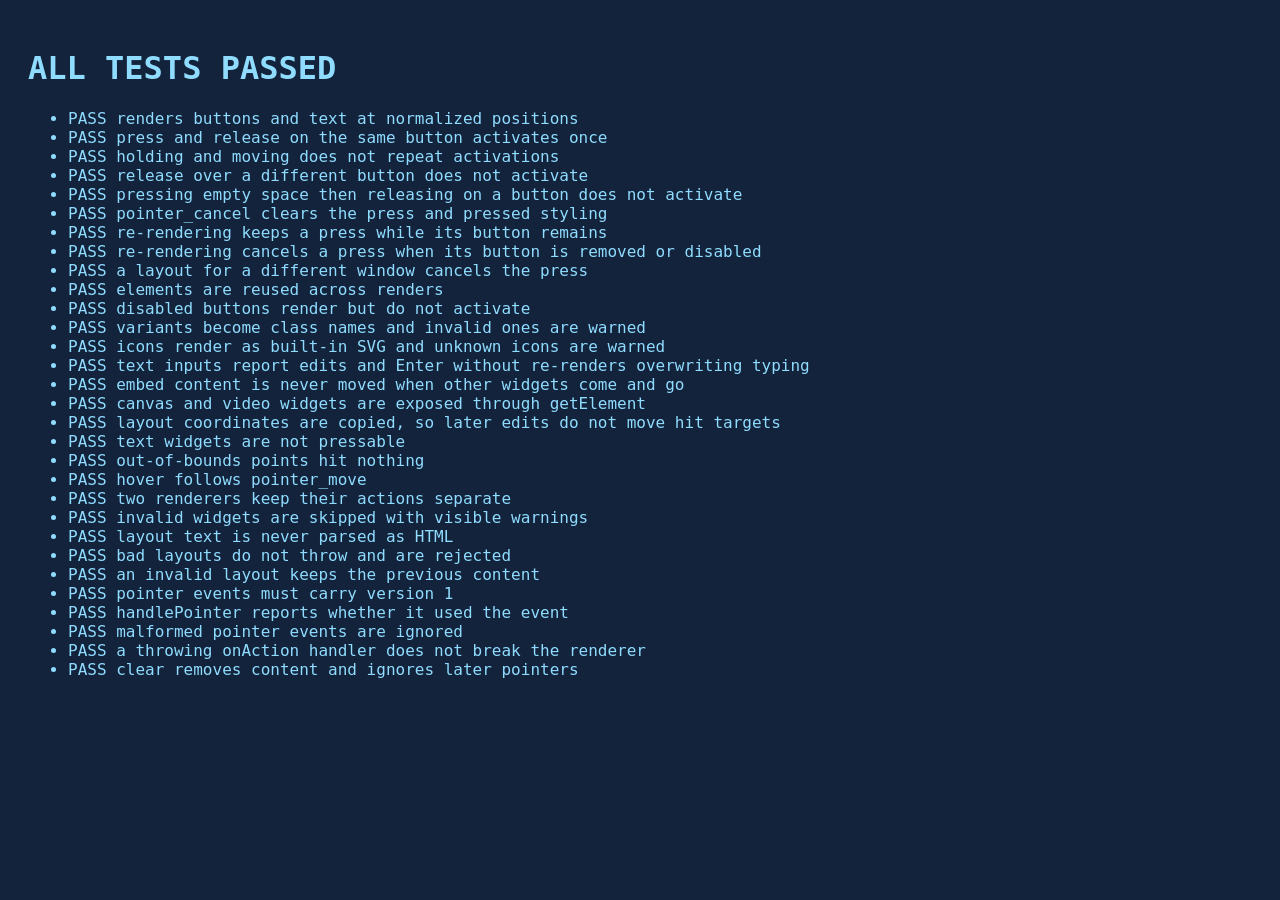
<file: frontend/widget-tests.html>
<!DOCTYPE html>
<html lang="en">
<head>
<meta charset="UTF-8">
<title>SurfaceOS widget tests</title>
<link rel="stylesheet" href="widgets.css">
<style>
  body { font-family: Consolas, monospace; background: #13233b; color: #eef3fa; padding: 20px; }
  .pass { color: #8fdcff; }
  .fail { color: #ff8a7a; font-weight: bold; }
  .sandbox { position: absolute; left: -9999px; width: 400px; height: 300px; }
</style>
</head>
<body>
<h1 id="summary">Running...</h1>
<ul id="results"></ul>

<script type="module">
  import { createWidgetRenderer } from "./widget-renderer.js";

  // Fixture layouts in window-local coordinates.
  function workspaceLayout(windowId, pressCount = 0) {
    return {
      version: 1,
      window_id: windowId,
      widgets: [
        { id: "title", type: "text", x: 0.05, y: 0.03, width: 0.9, height: 0.16, text: "Workspace" },
        { id: "capture", type: "button", x: 0.08, y: 0.24, width: 0.4, height: 0.22, text: "Capture area" },
        { id: "ask", type: "button", x: 0.52, y: 0.24, width: 0.4, height: 0.22, text: "Ask AI" },
        { id: "counter", type: "button", x: 0.08, y: 0.56, width: 0.84, height: 0.22, text: "Press me" },
        {
          id: "count",
          type: "text",
          x: 0.05,
          y: 0.82,
          width: 0.9,
          height: 0.14,
          text: `Pressed ${pressCount} ${pressCount === 1 ? "time" : "times"}`,
        },
      ],
    };
  }

  function notesLayout(windowId) {
    return {
      version: 1,
      window_id: windowId,
      widgets: [
        { id: "note", type: "text", x: 0.05, y: 0.06, width: 0.9, height: 0.56, text: "A second layout" },
        { id: "prev", type: "button", x: 0.08, y: 0.7, width: 0.38, height: 0.22, text: "Back" },
        { id: "next", type: "button", x: 0.54, y: 0.7, width: 0.38, height: 0.22, text: "Next" },
      ],
    };
  }

  function brokenLayout(windowId) {
    return {
      version: 1,
      window_id: windowId,
      widgets: [
        { id: "ok", type: "button", x: 0.1, y: 0.1, width: 0.8, height: 0.25, text: "Still works" },
        { id: "slider", type: "slider", x: 0.1, y: 0.4, width: 0.8, height: 0.1 },
        { id: "ok", type: "text", x: 0.1, y: 0.55, width: 0.8, height: 0.1, text: "duplicate id" },
        { id: "huge", type: "button", x: 0.5, y: 0.5, width: 0.9, height: 0.2, text: "outside" },
        { type: "text", x: 0, y: 0, width: 0.1, height: 0.1, text: "no id" },
        { id: "html", type: "text", x: 0.1, y: 0.8, width: 0.8, height: 0.15, text: "<b>shown as text, not bold</b>" },
      ],
    };
  }

  const results = document.getElementById("results");
  let failures = 0;

  function test(name, fn) {
    const entry = document.createElement("li");
    try {
      fn();
      entry.className = "pass";
      entry.textContent = `PASS ${name}`;
    } catch (error) {
      failures += 1;
      entry.className = "fail";
      entry.textContent = `FAIL ${name}: ${error.message}`;
    }
    results.append(entry);
  }

  function assertEqual(actual, expected, label = "") {
    const a = JSON.stringify(actual);
    const e = JSON.stringify(expected);
    if (a !== e) throw new Error(`${label} expected ${e}, got ${a}`);
  }

  function setup(layout) {
    const box = document.createElement("div");
    box.className = "sandbox";
    document.body.append(box);
    const actions = [];
    const renderer = createWidgetRenderer(box, { onAction: (a) => actions.push(a) });
    if (layout) renderer.renderLayout(layout);
    return { box, renderer, actions };
  }

  const p = (type, x, y) => ({ version: 1, type, x, y, source: "mouse" });
  // Center of the "capture" button in workspaceLayout.
  const CAPTURE = [0.28, 0.35];
  const ASK = [0.72, 0.35];

  // Keep console output quiet for tests that expect warnings.
  const realWarn = console.warn;
  console.warn = () => {};

  test("renders buttons and text at normalized positions", () => {
    const { box } = setup(workspaceLayout("window-1"));
    const capture = box.querySelector('[data-widget-id="capture"]');
    assertEqual(capture.classList.contains("surfaceos-widget--button"), true, "button class");
    assertEqual(capture.tagName, "BUTTON", "native button element");
    assertEqual(capture.style.left, "8%", "left");
    assertEqual(capture.style.width, "40%", "width");
    assertEqual(box.querySelector('[data-widget-id="title"]').textContent, "Workspace", "text");
    assertEqual(box.querySelectorAll(".surfaceos-widget").length, 5, "widget count");
  });

  test("press and release on the same button activates once", () => {
    const { renderer, actions } = setup(workspaceLayout("window-1"));
    renderer.handlePointer(p("pointer_down", ...CAPTURE));
    renderer.handlePointer(p("pointer_move", 0.3, 0.36));
    renderer.handlePointer(p("pointer_up", 0.3, 0.36));
    assertEqual(actions, [{ version: 1, window_id: "window-1", widget_id: "capture", event: "activate" }]);
  });

  test("holding and moving does not repeat activations", () => {
    const { renderer, actions } = setup(workspaceLayout("window-1"));
    renderer.handlePointer(p("pointer_down", ...CAPTURE));
    for (let i = 0; i < 10; i += 1) renderer.handlePointer(p("pointer_move", 0.2 + i * 0.01, 0.35));
    assertEqual(actions.length, 0, "no action while held");
    renderer.handlePointer(p("pointer_up", ...CAPTURE));
    assertEqual(actions.length, 1, "one action on release");
  });

  test("release over a different button does not activate", () => {
    const { renderer, actions } = setup(workspaceLayout("window-1"));
    renderer.handlePointer(p("pointer_down", ...CAPTURE));
    renderer.handlePointer(p("pointer_move", ...ASK));
    renderer.handlePointer(p("pointer_up", ...ASK));
    assertEqual(actions.length, 0);
  });

  test("pressing empty space then releasing on a button does not activate", () => {
    const { renderer, actions } = setup(workspaceLayout("window-1"));
    renderer.handlePointer(p("pointer_down", 0.5, 0.5));
    renderer.handlePointer(p("pointer_up", ...CAPTURE));
    assertEqual(actions.length, 0);
  });

  test("pointer_cancel clears the press and pressed styling", () => {
    const { box, renderer, actions } = setup(workspaceLayout("window-1"));
    renderer.handlePointer(p("pointer_down", ...CAPTURE));
    assertEqual(box.querySelector('[data-widget-id="capture"]').classList.contains("surfaceos-widget--pressed"), true, "pressed");
    renderer.handlePointer({ version: 1, type: "pointer_cancel", source: "hand" });
    assertEqual(box.querySelectorAll(".surfaceos-widget--pressed").length, 0, "no pressed widgets");
    renderer.handlePointer(p("pointer_up", ...CAPTURE));
    assertEqual(actions.length, 0, "no action after cancel");
  });

  test("re-rendering keeps a press while its button remains", () => {
    const { renderer, actions } = setup(workspaceLayout("window-1"));
    renderer.handlePointer(p("pointer_down", ...CAPTURE));
    renderer.renderLayout(workspaceLayout("window-1", 1));
    renderer.handlePointer(p("pointer_up", ...CAPTURE));
    assertEqual(actions.length, 1);
  });

  test("re-rendering cancels a press when its button is removed or disabled", () => {
    const { renderer, actions } = setup(workspaceLayout("window-1"));
    renderer.handlePointer(p("pointer_down", ...CAPTURE));
    renderer.renderLayout(notesLayout("window-1"));
    renderer.renderLayout(workspaceLayout("window-1"));
    renderer.handlePointer(p("pointer_up", ...CAPTURE));
    assertEqual(actions.length, 0, "removed");
    renderer.handlePointer(p("pointer_down", ...CAPTURE));
    const layout = workspaceLayout("window-1");
    layout.widgets[1].disabled = true;
    renderer.renderLayout(layout);
    renderer.handlePointer(p("pointer_up", ...CAPTURE));
    assertEqual(actions.length, 0, "disabled");
  });

  test("a layout for a different window cancels the press", () => {
    const { renderer, actions } = setup(workspaceLayout("window-1"));
    renderer.handlePointer(p("pointer_down", ...CAPTURE));
    renderer.renderLayout(workspaceLayout("window-9"));
    renderer.handlePointer(p("pointer_up", ...CAPTURE));
    assertEqual(actions.length, 0);
  });

  test("elements are reused across renders", () => {
    const { box, renderer } = setup(workspaceLayout("window-1"));
    const before = box.querySelector('[data-widget-id="capture"]');
    renderer.renderLayout(workspaceLayout("window-1", 3));
    assertEqual(box.querySelector('[data-widget-id="capture"]') === before, true, "same element");
    assertEqual(box.querySelector('[data-widget-id="count"]').textContent, "Pressed 3 times");
  });

  test("disabled buttons render but do not activate", () => {
    const layout = workspaceLayout("window-1");
    layout.widgets[1].disabled = true;
    const { box, renderer, actions } = setup(layout);
    assertEqual(box.querySelector('[data-widget-id="capture"]').classList.contains("surfaceos-widget--disabled"), true);
    assertEqual(renderer.handlePointer(p("pointer_down", ...CAPTURE)), false);
    renderer.handlePointer(p("pointer_up", ...CAPTURE));
    assertEqual(actions.length, 0);
  });

  test("variants become class names and invalid ones are warned", () => {
    const { box } = setup({ version: 1, window_id: "w", widgets: [
      { id: "a", type: "text", x: 0, y: 0, width: 1, height: 0.5, text: "a", variant: ["large", "left"] },
      { id: "b", type: "text", x: 0, y: 0.5, width: 1, height: 0.5, text: "b", variant: "x\" onclick=\"y" },
    ] });
    const a = box.querySelector('[data-widget-id="a"]');
    assertEqual(a.classList.contains("surfaceos-v-large") && a.classList.contains("surfaceos-v-left"), true, "classes");
    assertEqual(box.querySelectorAll(".surfaceos-widget-warnings li").length, 1, "warning");
    assertEqual(box.querySelector('[data-widget-id="b"]').getAttribute("onclick"), null, "no attribute injection");
  });

  test("icons render as built-in SVG and unknown icons are warned", () => {
    const { box } = setup({ version: 1, window_id: "w", widgets: [
      { id: "a", type: "button", x: 0, y: 0, width: 0.5, height: 1, text: "Play", icon: "play" },
      { id: "b", type: "button", x: 0.5, y: 0, width: 0.5, height: 1, text: "Oops", icon: "not-an-icon" },
    ] });
    const a = box.querySelector('[data-widget-id="a"]');
    assertEqual(a.querySelector("svg.surfaceos-icon") !== null, true, "svg drawn");
    assertEqual(a.textContent, "Play", "label kept");
    assertEqual(box.querySelector('[data-widget-id="b"] svg'), null, "unknown icon ignored");
    assertEqual(box.querySelectorAll(".surfaceos-widget-warnings li").length, 1, "warning");
  });

  test("text inputs report edits and Enter without re-renders overwriting typing", () => {
    const layout = (value) => ({ version: 1, window_id: "w", widgets: [
      { id: "field", type: "input", x: 0, y: 0, width: 1, height: 0.3, value, placeholder: "<b>hint</b>" },
    ] });
    const { box, renderer, actions } = setup(layout(""));
    const field = box.querySelector('[data-widget-id="field"]');
    assertEqual([field.tagName, field.placeholder], ["INPUT", "<b>hint</b>"], "native text field, placeholder as text");
    field.value = "abc";
    field.dispatchEvent(new Event("input"));
    field.dispatchEvent(new KeyboardEvent("keydown", { key: "Enter" }));
    assertEqual(actions.map((a) => [a.window_id, a.widget_id, a.event, a.value]),
      [["w", "field", "change", "abc"], ["w", "field", "submit", "abc"]]);
    renderer.renderLayout(layout(""));
    assertEqual(field.value, "abc", "unchanged layout value keeps what was typed");
    renderer.renderLayout(layout("new"));
    assertEqual(field.value, "new", "a changed layout value replaces the text");
    assertEqual(renderer.handlePointer(p("pointer_down", 0.5, 0.1)), false, "inputs are not pointer buttons");
  });

  test("embed content is never moved when other widgets come and go", () => {
    const embed = { id: "e", type: "embed", x: 0, y: 0.2, width: 1, height: 0.8 };
    const { box, renderer } = setup({ version: 1, window_id: "w", widgets: [embed] });
    const element = renderer.getElement("e");
    const frame = document.createElement("iframe");
    element.append(frame);
    const removed = [];
    const observer = new MutationObserver((records) => records.forEach((r) => removed.push(...r.removedNodes)));
    observer.observe(box, { childList: true, subtree: true });
    renderer.renderLayout({ version: 1, window_id: "w", widgets: [
      { id: "before", type: "text", x: 0, y: 0, width: 1, height: 0.2, text: "a" }, embed,
      { id: "over", type: "button", x: 0.4, y: 0.4, width: 0.2, height: 0.2, text: "b" },
    ] });
    renderer.renderLayout({ version: 1, window_id: "w", widgets: [embed] });
    observer.takeRecords().forEach((r) => removed.push(...r.removedNodes));
    observer.disconnect();
    assertEqual(removed.includes(element) || removed.includes(frame), false, "embed and its iframe stayed attached");
    assertEqual(element.firstChild === frame, true, "app content inside the embed untouched");
    assertEqual(element.className.includes("surfaceos-widget--embed"), true);
  });

  test("canvas and video widgets are exposed through getElement", () => {
    const { renderer } = setup({ version: 1, window_id: "w", widgets: [
      { id: "c", type: "canvas", x: 0, y: 0, width: 0.5, height: 1 },
      { id: "v", type: "video", x: 0.5, y: 0, width: 0.5, height: 1 },
    ] });
    assertEqual(renderer.getElement("c").tagName, "CANVAS");
    assertEqual(renderer.getElement("v").tagName, "VIDEO");
    assertEqual(renderer.getElement("missing"), null);
  });

  test("layout coordinates are copied, so later edits do not move hit targets", () => {
    const layout = workspaceLayout("window-1");
    const { renderer, actions } = setup(layout);
    layout.widgets[1].x = 0.9;
    renderer.handlePointer(p("pointer_down", ...CAPTURE));
    renderer.handlePointer(p("pointer_up", ...CAPTURE));
    assertEqual(actions.length, 1);
  });

  test("text widgets are not pressable", () => {
    const { renderer, actions } = setup(workspaceLayout("window-1"));
    renderer.handlePointer(p("pointer_down", 0.5, 0.1));
    renderer.handlePointer(p("pointer_up", 0.5, 0.1));
    assertEqual(actions.length, 0);
  });

  test("out-of-bounds points hit nothing", () => {
    const { renderer, actions } = setup({
      version: 1, window_id: "w", widgets: [{ id: "b", type: "button", x: 0, y: 0, width: 1, height: 1, text: "all" }],
    });
    renderer.handlePointer(p("pointer_down", 1.2, 0.5));
    renderer.handlePointer(p("pointer_up", 1.2, 0.5));
    renderer.handlePointer(p("pointer_down", 0.5, 0.5));
    renderer.handlePointer(p("pointer_up", 0.5, -0.1));
    assertEqual(actions.length, 0);
  });

  test("hover follows pointer_move", () => {
    const { box, renderer } = setup(workspaceLayout("window-1"));
    renderer.handlePointer(p("pointer_move", ...CAPTURE));
    assertEqual(box.querySelector('[data-widget-id="capture"]').classList.contains("surfaceos-widget--hover"), true, "hover on");
    renderer.handlePointer(p("pointer_move", 0.5, 0.5));
    assertEqual(box.querySelectorAll(".surfaceos-widget--hover").length, 0, "hover off");
  });

  test("two renderers keep their actions separate", () => {
    const one = setup(workspaceLayout("window-1"));
    const two = setup(notesLayout("window-2"));
    two.renderer.handlePointer(p("pointer_down", 0.7, 0.8));
    two.renderer.handlePointer(p("pointer_up", 0.7, 0.8));
    assertEqual(one.actions.length, 0, "window-1 actions");
    assertEqual(two.actions, [{ version: 1, window_id: "window-2", widget_id: "next", event: "activate" }]);
  });

  test("invalid widgets are skipped with visible warnings", () => {
    const { box } = setup(brokenLayout("window-2"));
    assertEqual([...box.querySelectorAll(".surfaceos-widget")].map((e) => e.dataset.widgetId), ["ok", "html"], "rendered ids");
    assertEqual(box.querySelectorAll(".surfaceos-widget-warnings li").length, 4, "warning count");
  });

  test("layout text is never parsed as HTML", () => {
    const { box } = setup(brokenLayout("window-2"));
    const html = box.querySelector('[data-widget-id="html"]');
    assertEqual(html.querySelector("b"), null, "no element created");
    assertEqual(html.textContent, "<b>shown as text, not bold</b>");
  });

  test("bad layouts do not throw and are rejected", () => {
    const { box, renderer } = setup();
    for (const bad of [null, "x", { version: 2, window_id: "w", widgets: [] }, { version: 1, widgets: [] },
                       { version: 1, window_id: "w", widgets: "no" }]) {
      assertEqual(renderer.renderLayout(bad), false, JSON.stringify(bad));
    }
    assertEqual(box.querySelectorAll(".surfaceos-widget").length, 0, "nothing rendered");
    assertEqual(box.querySelectorAll(".surfaceos-widget-warnings li").length > 0, true, "visible warning");
  });

  test("an invalid layout keeps the previous content", () => {
    const { box, renderer, actions } = setup(workspaceLayout("window-1"));
    assertEqual(renderer.renderLayout({ version: 2, window_id: "window-1", widgets: [] }), false, "rejected");
    assertEqual(box.querySelectorAll(".surfaceos-widget").length, 5, "old widgets remain");
    renderer.handlePointer(p("pointer_down", ...CAPTURE));
    renderer.handlePointer(p("pointer_up", ...CAPTURE));
    assertEqual(actions.length, 1, "old widgets still work");
  });

  test("pointer events must carry version 1", () => {
    const { renderer, actions } = setup(workspaceLayout("window-1"));
    const unversioned = { type: "pointer_down", x: CAPTURE[0], y: CAPTURE[1] };
    assertEqual(renderer.handlePointer(unversioned), false, "rejected");
    renderer.handlePointer(p("pointer_up", ...CAPTURE));
    assertEqual(actions.length, 0);
  });

  test("handlePointer reports whether it used the event", () => {
    const { renderer } = setup(workspaceLayout("window-1"));
    assertEqual(renderer.handlePointer(p("pointer_down", 0.5, 0.5)), false, "down on empty space");
    assertEqual(renderer.handlePointer(p("pointer_up", 0.5, 0.5)), false, "up on empty space");
    assertEqual(renderer.handlePointer(p("pointer_down", ...CAPTURE)), true, "down on button");
    assertEqual(renderer.handlePointer({ version: 1, type: "pointer_cancel" }), true, "cancel of a press");
    assertEqual(renderer.handlePointer(p("pointer_down", ...CAPTURE)), true, "down again");
    assertEqual(renderer.handlePointer(p("pointer_up", ...CAPTURE)), true, "activation");
  });

  test("malformed pointer events are ignored", () => {
    const { renderer, actions } = setup(workspaceLayout("window-1"));
    renderer.handlePointer(null);
    renderer.handlePointer({ version: 1, type: "click", x: 0.28, y: 0.35 });
    renderer.handlePointer({ version: 1, type: "pointer_down", x: "0.28", y: 0.35 });
    renderer.handlePointer(p("pointer_up", ...CAPTURE));
    assertEqual(actions.length, 0);
  });

  test("a throwing onAction handler does not break the renderer", () => {
    const box = document.createElement("div");
    document.body.append(box);
    const realError = console.error;
    console.error = () => {};
    const renderer = createWidgetRenderer(box, { onAction: () => { throw new Error("boom"); } });
    renderer.renderLayout(workspaceLayout("window-1"));
    renderer.handlePointer(p("pointer_down", ...CAPTURE));
    renderer.handlePointer(p("pointer_up", ...CAPTURE));
    console.error = realError;
    renderer.handlePointer(p("pointer_down", ...ASK));
    assertEqual(renderer.handlePointer(p("pointer_up", ...ASK)), true, "still activates after a throw");
  });

  test("clear removes content and ignores later pointers", () => {
    const { box, renderer, actions } = setup(workspaceLayout("window-1"));
    renderer.clear();
    assertEqual(box.querySelectorAll(".surfaceos-widget").length, 0, "no widgets");
    assertEqual(renderer.handlePointer(p("pointer_down", ...CAPTURE)), false, "down ignored");
    renderer.handlePointer(p("pointer_up", ...CAPTURE));
    assertEqual(actions.length, 0, "no actions");
  });

  console.warn = realWarn;
  const summary = document.getElementById("summary");
  summary.textContent = failures === 0 ? "ALL TESTS PASSED" : `${failures} TEST(S) FAILED`;
  summary.className = failures === 0 ? "pass" : "fail";
  document.body.dataset.done = "true";
</script>
</body>
</html>
</file>
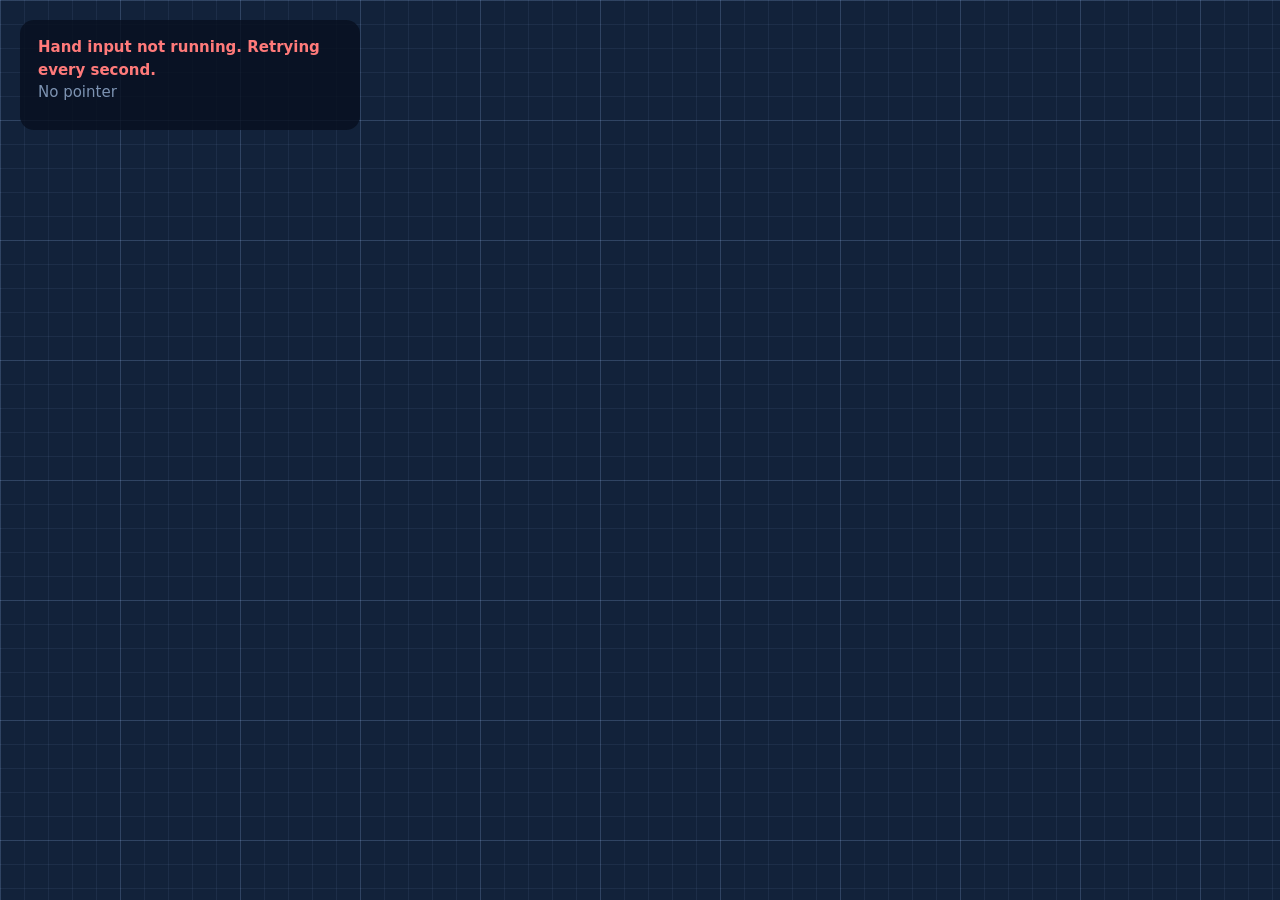
<file: tools/pointer_viewer.html>
<!DOCTYPE html>
<html lang="en">
<head>
<meta charset="UTF-8">
<meta name="viewport" content="width=device-width, initial-scale=1">
<title>SurfaceOS pointer viewer</title>
<style>
  :root {
    --ink: #13233b;
    --grid: rgba(160, 200, 255, 0.08);
    --grid-major: rgba(160, 200, 255, 0.16);
    --paper: #eef3fa;
    --cursor: #8fdcff;
    --press: #ffb347;
    --warn: #ff7a7a;
    --muted: #7d93b2;
  }

  * { box-sizing: border-box; margin: 0; }

  html, body { height: 100%; overflow: hidden; }

  body {
    background-color: var(--ink);
    background-image:
      linear-gradient(var(--grid-major) 1px, transparent 1px),
      linear-gradient(90deg, var(--grid-major) 1px, transparent 1px),
      linear-gradient(var(--grid) 1px, transparent 1px),
      linear-gradient(90deg, var(--grid) 1px, transparent 1px);
    background-size: 120px 120px, 120px 120px, 24px 24px, 24px 24px;
    color: var(--paper);
    font-family: "Segoe UI Variable Text", "Segoe UI", system-ui, sans-serif;
  }

  #trail { position: fixed; inset: 0; width: 100%; height: 100%; }

  #panel {
    position: fixed;
    top: 20px;
    left: 20px;
    width: min(340px, calc(100% - 40px));
    padding: 16px 18px;
    border-radius: 14px;
    background: rgba(8, 16, 30, 0.8);
    font-size: 15px;
    line-height: 1.5;
  }

  #connection { font-weight: 600; }
  #connection.off { color: var(--warn); }

  #state { color: var(--muted); margin-bottom: 10px; }

  #log { list-style: none; padding: 0; font-variant-numeric: tabular-nums; }
  #log li { padding: 2px 0; }
  #log .pointer_down { color: var(--press); }
  #log .pointer_cancel, #log .invalid { color: var(--warn); }
  #log .double_pinch { color: var(--cursor); font-weight: 600; }

  #cursor {
    position: fixed;
    left: 0;
    top: 0;
    width: 40px;
    height: 40px;
    margin: -20px 0 0 -20px;
    border: 4px solid var(--cursor);
    border-radius: 50%;
    pointer-events: none;
    opacity: 0;
  }
  #cursor.visible { opacity: 1; }
  #cursor.down { background: var(--press); border-color: var(--press); }

  .ripple {
    position: fixed;
    width: 20px;
    height: 20px;
    margin: -10px 0 0 -10px;
    border: 3px solid var(--cursor);
    border-radius: 50%;
    pointer-events: none;
    animation: ripple 700ms ease-out forwards;
  }

  @keyframes ripple {
    to { transform: scale(8); opacity: 0; }
  }

  @media (prefers-reduced-motion: reduce) {
    .ripple { animation: none; opacity: 0; }
  }
</style>
</head>
<body>
  <canvas id="trail"></canvas>
  <div id="panel">
    <div id="connection" class="off">Waiting for hand input on ws://localhost:8765</div>
    <div id="state">No pointer</div>
    <ul id="log"></ul>
  </div>
  <div id="cursor"></div>

<script>
  // Developer view of the input contract: every message is validated and shown as the shell would receive it.
  const SERVER_URL = "ws://localhost:8765";
  const TYPES = ["pointer_move", "pointer_down", "pointer_up", "pointer_cancel", "double_pinch"];
  const LOG_LENGTH = 14;

  const canvas = document.getElementById("trail");
  const context = canvas.getContext("2d");
  const cursor = document.getElementById("cursor");
  const connection = document.getElementById("connection");
  const stateText = document.getElementById("state");
  const log = document.getElementById("log");

  let isDown = false;
  let last = null;
  let moveCount = 0;
  let moveWindowStart = performance.now();
  let moveRate = 0;

  function resize() {
    canvas.width = window.innerWidth;
    canvas.height = window.innerHeight;
  }
  window.addEventListener("resize", resize);
  resize();

  function addLog(text, className) {
    const item = document.createElement("li");
    item.textContent = text;
    item.className = className;
    log.prepend(item);
    while (log.children.length > LOG_LENGTH) log.lastChild.remove();
  }

  function validate(message) {
    if (message.version !== 1) return "version must be 1";
    if (!TYPES.includes(message.type)) return `unknown type ${message.type}`;
    for (const key of ["x", "y"]) {
      if (typeof message[key] !== "number" || message[key] < 0 || message[key] > 1) {
        return `${key} must be a number from 0 to 1`;
      }
    }
    if (message.source !== "hand" && message.source !== "mouse") return "source must be hand or mouse";
    return null;
  }

  function ripple(x, y) {
    const ring = document.createElement("div");
    ring.className = "ripple";
    ring.style.left = `${x}px`;
    ring.style.top = `${y}px`;
    document.body.appendChild(ring);
    setTimeout(() => ring.remove(), 800);
  }

  function handle(message) {
    const problem = validate(message);
    if (problem) {
      addLog(`Rejected message: ${problem}`, "invalid");
      console.warn("Invalid input message", message, problem);
      return;
    }

    const x = message.x * canvas.width;
    const y = message.y * canvas.height;

    if (message.type === "pointer_move") {
      moveCount += 1;
      if (last) {
        // The trail is drawn only while pressed, which shows drags clearly.
        context.strokeStyle = isDown ? "rgba(255, 179, 71, 0.8)" : "rgba(143, 220, 255, 0.12)";
        context.lineWidth = isDown ? 4 : 2;
        context.beginPath();
        context.moveTo(last.x, last.y);
        context.lineTo(x, y);
        context.stroke();
      }
      last = { x, y };
    } else {
      addLog(`${message.type}  ${message.x.toFixed(2)}, ${message.y.toFixed(2)}  (${message.source})`,
             message.type);
    }

    if (message.type === "pointer_down") isDown = true;
    if (message.type === "pointer_up") isDown = false;
    if (message.type === "double_pinch") ripple(x, y);
    if (message.type === "pointer_cancel") {
      isDown = false;
      last = null;
    }

    cursor.style.transform = `translate(${x}px, ${y}px)`;
    cursor.classList.toggle("visible", message.type !== "pointer_cancel");
    cursor.classList.toggle("down", isDown);
  }

  setInterval(() => {
    const now = performance.now();
    moveRate = Math.round(moveCount * 1000 / (now - moveWindowStart));
    moveCount = 0;
    moveWindowStart = now;
    stateText.textContent = moveRate > 0
      ? `${moveRate} moves per second, ${isDown ? "pressed" : "released"}`
      : "No pointer";
    // Fade the trail slowly so recent gestures stay readable.
    context.fillStyle = "rgba(19, 35, 59, 0.08)";
    context.fillRect(0, 0, canvas.width, canvas.height);
  }, 500);

  function connect() {
    const socket = new WebSocket(SERVER_URL);
    socket.onopen = () => {
      connection.textContent = "Connected to hand input";
      connection.classList.remove("off");
    };
    socket.onmessage = (event) => {
      let message;
      try {
        message = JSON.parse(event.data);
      } catch {
        addLog("Rejected message: not valid JSON", "invalid");
        return;
      }
      handle(message);
    };
    socket.onclose = () => {
      connection.textContent = "Hand input not running. Retrying every second.";
      connection.classList.add("off");
      cursor.classList.remove("visible");
      isDown = false;
      last = null;
      setTimeout(connect, 1000);
    };
  }

  connect();
</script>
</body>
</html>
</file>
<file: surfaceos-shell/frontend/styles/main.css>
:root{color-scheme:dark;font:18px/1.4 Inter,ui-sans-serif,system-ui,Segoe UI,sans-serif;background:#060b13;color:#ebf6ff;--surface-1:#35e0ff;--surface-2:#ffb020;--surface-3:#ff5fa2;--surface-4:#9dff4a;--text-secondary:.9rem;--text-body:1rem;--text-action:1rem;--text-title:1.25rem;--text-headline:clamp(1.5rem,2.4vw,2rem);--control-height:2.75rem;--window-header-height:3rem}
*{box-sizing:border-box}body{margin:0;overflow:hidden}button,textarea{font:inherit}button{cursor:pointer}
[hidden]{display:none!important}#stage{position:relative;width:100vw;height:100dvh;overflow:hidden;isolation:isolate;touch-action:none;background:radial-gradient(circle at 50% 45%,#14283a,#060b13 72%)}
#stage::after{content:'';position:absolute;inset:5px;border:2px solid #b5f6ff;border-radius:14px;box-shadow:0 0 5px #ffffff99,0 0 18px #42dfff99,inset 0 0 12px #42dfff66;pointer-events:none;z-index:45}
#stage.capture-dark::after,#stage.marker-capture::after,#stage.ai-capture::after{display:none}
#stage.capture-dark{background:#030404}#surfaces{position:absolute;inset:0;pointer-events:none;transform-style:preserve-3d}
#stage.capture-dark footer,#stage.capture-dark #cursor,#stage.capture-dark #hand-bubbles{visibility:hidden}
#stage.marker-capture{background:#000}
/* Ask AI desk photo: only the physical desk should be lit, so everything projected is hidden. */
#stage.ai-capture{background:#000}
#stage.ai-capture :is(#surfaces,#setup,#dialog,#actions,#outline,#surface-labels,footer,#cursor,#hand-bubbles){visibility:hidden}#stage.marker-capture :is(#surfaces,#setup,#dialog,#actions,footer,#cursor,#hand-bubbles){visibility:hidden}
.marker-plane{position:absolute;left:0;top:0;transform-origin:0 0;image-rendering:pixelated}
.surface-plane{position:absolute;left:0;top:0;transform-origin:0 0;overflow:hidden;pointer-events:auto;background:linear-gradient(130deg,#14313e4f,#10324226);outline:2px solid var(--surface-color);box-shadow:0 0 14px var(--surface-color),inset 0 0 30px color-mix(in srgb,var(--surface-color) 22%,transparent);transform-style:preserve-3d}
.surface-plane[data-surface="1"]{--surface-color:var(--surface-1)}.surface-plane[data-surface="2"]{--surface-color:var(--surface-2)}.surface-plane[data-surface="3"]{--surface-color:var(--surface-3)}.surface-plane[data-surface="4"]{--surface-color:var(--surface-4)}
.surface-badge{position:absolute;top:12px;left:14px;padding:6px 10px;border:1px solid currentColor;border-radius:999px;background:#061723d9;color:var(--surface-color);font-size:var(--text-action);font-weight:700;letter-spacing:.06em;pointer-events:none;text-shadow:0 1px 8px #000;box-shadow:0 0 10px color-mix(in srgb,var(--surface-color) 45%,transparent)}
#calibration{position:absolute;inset:0;z-index:21;pointer-events:none}.quad-preview{position:absolute;inset:0;background:repeating-linear-gradient(0deg,#66ead522 0 1px,transparent 1px 42px),repeating-linear-gradient(90deg,#66ead522 0 1px,transparent 1px 42px),#1d93852e;outline:2px solid #66e3c4;pointer-events:none}
.corner,.camera-target{position:absolute;transform:translate(-50%,-50%);display:grid;place-items:center;width:48px;height:48px;border-radius:50%;border:2px solid #c1ffeb;background:#176f68;color:white;font-weight:750;box-shadow:0 0 0 9px #55d5c744,0 0 28px #00ffca;z-index:11}.corner{pointer-events:auto;touch-action:none;cursor:grab}.corner:active{cursor:grabbing}.camera-target{width:65px;height:65px;background:#fff;color:#071e25;pointer-events:none;box-shadow:0 0 0 12px #fff8,0 0 50px #fff}
.dwell-ring{--progress:0%;position:absolute;transform:translate(-50%,-50%);width:104px;height:104px;border-radius:50%;background:conic-gradient(#38e7bd var(--progress),#42747577 var(--progress));mask:radial-gradient(transparent 57%,#000 59%);pointer-events:none;z-index:10}
.panel{background:#0e202eea;border:1px solid #467e87;border-radius:18px;box-shadow:0 24px 60px #0009;backdrop-filter:blur(16px)}.setup{position:absolute;top:24px;left:50%;transform:translateX(-50%);width:min(560px,calc(100vw - 30px));max-height:calc(100dvh - 100px);overflow:auto;padding:20px 23px;z-index:23;text-align:center;pointer-events:auto}.setup.is-moved{transform:none}.setup-drag-handle{cursor:grab;touch-action:none;user-select:none}.setup-drag-handle:active{cursor:grabbing}.eyebrow{color:#7de4cb;letter-spacing:.1em;font-size:var(--text-secondary);font-weight:700;margin:0 0 5px}.setup h1{font-size:var(--text-headline);margin:0 0 7px;letter-spacing:-.035em}.setup p:not(.eyebrow){font-size:var(--text-body);color:#bfd3df;margin:0 0 14px}.setup #setup-message{font-size:var(--text-secondary);color:#93dacc;margin:14px 0 0}.setup-actions,.dialog-options{display:flex;justify-content:center;gap:8px;flex-wrap:wrap}
button:not(.surfaceos-widget){border:1px solid #558b93;background:#235960;color:#e7fff9;border-radius:9px;min-height:var(--control-height);padding:10px 16px;font-size:var(--text-action);line-height:1.25}button:not(.surfaceos-widget):hover,button:not(.surfaceos-widget):focus-visible{background:#337981;outline:2px solid #b2fbea;outline-offset:2px}
.dialog{position:absolute;top:50%;left:50%;transform:translate(-50%,-50%);z-index:30;width:min(520px,calc(100vw - 30px));max-height:calc(100dvh - 32px);overflow:auto;padding:22px;text-align:center}.dialog.near-hand{transform:none}
.dialog h2{margin:0 0 7px;font-size:var(--text-headline)}.dialog p{color:#bfd0dc;margin:0 0 19px;font-size:var(--text-body)}
.actions{position:absolute;left:50%;top:50%;transform:translate(-50%,-50%);z-index:9;display:flex;flex-wrap:wrap;justify-content:center;gap:8px;padding:12px;max-width:calc(100vw - 24px)}.actions button{min-width:128px;padding:11px 16px}
#outline{position:absolute;z-index:25;border:2px solid #96ffe5;border-radius:12px;background:#42edc529;box-shadow:0 0 30px #2af3c76b;pointer-events:none}
#cursor{--ring:#9aa7ad;--hold:0;position:absolute;z-index:40;width:15px;height:15px;transform:translate(-50%,-50%);border:2px solid var(--ring);border-radius:50%;background:conic-gradient(var(--ring) calc(var(--hold)*360deg),transparent 0);box-shadow:0 0 8px var(--ring);pointer-events:none}
#cursor.armed{background:var(--ring);border-color:#fff;box-shadow:0 0 6px 3px var(--ring),0 0 24px 8px var(--ring)}
#cursor[data-surface="1"]{--ring:var(--surface-1)}#cursor[data-surface="2"]{--ring:var(--surface-2)}#cursor[data-surface="3"]{--ring:var(--surface-3)}#cursor[data-surface="4"]{--ring:var(--surface-4)}#cursor.raw{--ring:#fff;opacity:.75}
.edit-controls{position:absolute;left:50%;top:12px;transform:translateX(-50%);z-index:22;display:flex;gap:10px;padding:10px}.edit-controls button{min-width:120px;padding:11px 16px}
#surface-labels{position:absolute;inset:0;z-index:21;pointer-events:none}#surface-labels button{position:absolute;transform:translate(-50%,-50%);pointer-events:auto;background:#d5fff2;color:#073036;font-weight:750;font-size:var(--text-title);padding:14px 20px}
.surface-window{position:absolute;display:flex;flex-direction:column;overflow:visible;pointer-events:auto;background:#122b3a;border:2px solid color-mix(in srgb,var(--surface-color) 70%,white);border-radius:13px;box-shadow:0 0 4px var(--surface-color),0 0 12px color-mix(in srgb,var(--surface-color) 55%,transparent),0 17px 40px #000b;min-width:0;min-height:0;container:surface-window / size;transition:border-color 150ms,box-shadow 150ms}.surface-window.active{box-shadow:0 0 5px var(--surface-color),0 0 20px color-mix(in srgb,var(--surface-color) 70%,transparent),0 17px 40px #000b}.surface-window:is(:hover,.hand-hover){border-color:color-mix(in srgb,var(--surface-color) 25%,white);box-shadow:0 0 3px #fff,0 0 10px var(--surface-color),0 0 25px var(--surface-color),0 0 45px color-mix(in srgb,var(--surface-color) 45%,transparent),0 17px 40px #000b}
.window-header{height:min(var(--window-header-height),100%);flex:none;display:flex;align-items:center;padding:0 13px;background:#1f4250;border-radius:11px 11px 0 0;border-bottom:1px solid #517783;color:#e6fcf8;white-space:nowrap;overflow:hidden;text-overflow:ellipsis;font-size:var(--text-title);font-weight:700;user-select:none}.widget-host{position:relative;flex:1;min-height:0;overflow:hidden;background:#0c202d;border-radius:0 0 11px 11px}
.resize-corner{position:absolute;width:44px;height:44px;border:2px solid white;background:#20cbb1;border-radius:50%;z-index:5;cursor:nwse-resize;touch-action:none}.resize-corner.nw{left:-22px;top:-22px}.resize-corner.ne{right:-22px;top:-22px}.resize-corner.se{right:-22px;bottom:-22px}.resize-corner.sw{left:-22px;bottom:-22px}
.picker{display:flex;flex-direction:column;justify-content:center;align-items:center;height:100%;gap:6px;text-align:center;user-select:none;background:radial-gradient(circle,#214858,#102431 80%);padding:8px}.picker p{font-size:var(--text-secondary);letter-spacing:.08em;color:#a8f6e3;margin:0 0 3px}.picker strong{max-width:100%;overflow:hidden;text-overflow:ellipsis;color:#fff;font-size:1.35rem;font-weight:750;white-space:nowrap}.picker strong::before{content:'> ';color:#8cf2dd}.picker strong::after{content:' <';color:#8cf2dd}.picker .picker-step{min-width:min(55%,100%);max-width:100%;font-size:var(--text-action);padding:9px 14px;margin:0;color:#e1f3f3;background:#16303e;border:1px solid #4d8291;overflow:hidden;text-overflow:ellipsis;white-space:nowrap}.picker .picker-step:hover{background:#1e4050;color:#fff}.picker .picker-confirm{max-width:100%;font-size:var(--text-action);padding:9px 16px;margin:0;overflow:hidden;text-overflow:ellipsis;white-space:nowrap}.note-area{height:100%;width:100%;resize:none;border:0;outline:0;background:#142e3c;color:#effff9;padding:14px;font-size:var(--text-body);line-height:1.5}.note-area::placeholder{color:#bed4d5;opacity:1}.screenshot-image{width:100%;height:100%;object-fit:contain;background:#091923}
@container surface-window (max-height:260px){
  .picker{display:grid;grid-template-columns:44px minmax(0,1fr) 44px;grid-template-rows:44px 44px;align-content:center;gap:5px;padding:6px}
  .picker p{display:none}
  .picker strong{grid-column:2;grid-row:1;align-self:center}
  .picker strong::before,.picker strong::after{content:none}
  .picker .picker-step{min-width:0;width:44px;min-height:44px;padding:0;font-size:0}
  .picker .picker-prev{grid-column:1;grid-row:1}
  .picker .picker-next{grid-column:3;grid-row:1}
  .picker .picker-step::before{font-size:var(--text-title)}
  .picker .picker-prev::before{content:'\2039'}
  .picker .picker-next::before{content:'\203A'}
  .picker .picker-confirm{grid-column:1 / -1;grid-row:2;min-height:44px;padding:8px 6px}
}
.ai-panel{height:100%;display:flex;flex-direction:column;gap:8px;padding:13px;overflow:auto}.ai-panel strong{font-size:var(--text-title)}.ai-panel p{color:#d3e5ea;font-size:var(--text-body);overflow:auto;margin:0;flex:1 0 48px}.ai-panel textarea{background:#102c3a;border:1px solid #668d96;border-radius:6px;padding:9px;color:#fff;width:100%;min-height:66px;resize:none;font-size:var(--text-body)}.ai-controls{display:flex;gap:6px;flex-wrap:wrap}.ai-controls button{padding:9px 12px}
.ai-preview{max-width:100%;max-height:35%;object-fit:contain;align-self:center;border:1px solid #618b93}
footer{position:absolute;left:12px;right:12px;bottom:10px;z-index:20;display:flex;align-items:center;gap:8px;background:#0c1e2be6;border:1px solid #315c69;border-radius:11px;padding:7px 10px;box-shadow:0 10px 35px #0009;font-size:var(--text-secondary)}footer span:first-child{font-weight:750;letter-spacing:.06em;color:#9af6e0}footer #status{flex:1;min-width:8rem;color:#bce2df;overflow:hidden;text-overflow:ellipsis;white-space:nowrap}footer #hand-status{color:#a4bec7;white-space:nowrap}footer #hand-status.live{color:#83ebcb}footer button{padding:8px 12px}
#hand-bubbles{position:absolute;inset:0;z-index:19;pointer-events:none}.hand-bubble{--bubble:#5ee6ff;position:absolute;width:46px;height:46px;margin:-23px 0 0 -23px;border:3px solid var(--bubble);border-radius:50%;background:color-mix(in srgb,var(--bubble) 18%,transparent);box-shadow:0 0 18px var(--bubble);transition:width 90ms,height 90ms,margin 90ms}.hand-bubble[hidden]{display:none}.hand-bubble[data-color="amber"]{--bubble:#ffb547;border-style:dashed}.hand-bubble[data-color="pink"]{--bubble:#ff6fb1;border-style:dotted}.hand-bubble[data-color="lime"]{--bubble:#9dff5c;border-style:double}.hand-bubble.pinching{width:26px;height:26px;margin:-13px 0 0 -13px;background:var(--bubble)}.hand-bubble span{position:absolute;left:50%;top:calc(100% + 4px);transform:translateX(-50%);padding:3px 8px;border-radius:6px;background:#000c;color:var(--bubble);font:700 var(--text-secondary)/1.3 ui-monospace,Consolas,monos;white-space:nowrap}
@media(max-width:900px){.setup{max-height:calc(100dvh - 140px)}footer{flex-wrap:wrap}footer #status{order:2;flex-basis:100%}.actions{flex-direction:column}.actions button{min-width:150px}}
@media(max-width:700px){.setup{top:8px;max-height:calc(100dvh - 170px);padding:12px}footer #hand-status{order:1}.dialog{padding:16px}}
</file>
<file: frontend/widgets.css>
/*
  SurfaceOS widget styles. Everything is scoped under .surfaceos-widgets, the content element
  the shell hands to the renderer. Text sizes stay readable as a window is resized;
  container queries change layout where a narrow window needs more room.
  Variant classes (surfaceos-v-*) come from a widget's optional "variant" field.
  Each app sets its own accent color through a surfaceos-app-* class on the container.
*/

.surfaceos-widgets {
  --sw-accent: #7c9cff;
  --sw-accent-ink: #0b1020;
  --sw-text: #f4f6ff;
  --sw-muted: #97a2c0;
  --sw-faint: #8797b9;
  --sw-surface: rgba(255, 255, 255, 0.055);
  --sw-surface-2: rgba(255, 255, 255, 0.1);
  --sw-border: rgba(255, 255, 255, 0.13);
  --sw-good: #34c38f;
  --sw-danger: #ff5d6c;
  --sw-shadow: 0 0.15em 0.6em rgba(0, 0, 0, 0.28);
  --sw-font-secondary: 1rem;
  --sw-font-body: 1.125rem;
  --sw-font-action: 1.125rem;
  --sw-font-title: 1.375rem;
  --sw-font-heading: 1.75rem;
  --sw-font-display: clamp(2.5rem, 14cqmin, 9rem);

  position: relative; width: 100%; height: 100%; overflow: hidden; user-select: none;
  container-type: size;
  color: var(--sw-text);
}

.surfaceos-app-calculator { --sw-accent: #ffb547; }
.surfaceos-app-browser { --sw-accent: #5cc8ff; }
.surfaceos-app-todo { --sw-accent: #3dd598; }
.surfaceos-app-notepad { --sw-accent: #ffd166; }
.surfaceos-app-calendar { --sw-accent: #ff7a8a; }
.surfaceos-app-timer { --sw-accent: #4dd6c8; }
.surfaceos-app-pong { --sw-accent: #a78bfa; }
.surfaceos-app-chess { --sw-accent: #e6b877; }
.surfaceos-app-music { --sw-accent: #ff6fb1; }
.surfaceos-app-weather { --sw-accent: #62b6ff; }
.surfaceos-app-youtube { --sw-accent: #ff4e45; }
.surfaceos-app-assistant { --sw-accent: #8ab4ff; }

/* ---------- Base widgets ---------- */

.surfaceos-widgets .surfaceos-widget {
  box-sizing: border-box; position: absolute; margin: 0;
  display: flex; align-items: center; justify-content: center; text-align: center;
  padding: 0 0.5em; overflow: hidden; overflow-wrap: anywhere;
  font: 500 var(--sw-font-body)/1.3 "Segoe UI Variable Display", "Segoe UI", system-ui, sans-serif;
  letter-spacing: 0.005em;
}

.surfaceos-widgets .surfaceos-widget--text { color: var(--sw-text); }

.surfaceos-widgets .surfaceos-widget--button {
  color: var(--sw-text);
  font-size: var(--sw-font-action);
  font-weight: 600;
  white-space: nowrap;
  background: linear-gradient(180deg, rgba(255, 255, 255, 0.12), rgba(255, 255, 255, 0.05));
  border: 1px solid var(--sw-border);
  border-radius: 0.7em;
  box-shadow: inset 0 1px 0 rgba(255, 255, 255, 0.08), var(--sw-shadow);
  cursor: inherit;
  transition: background 140ms, border-color 140ms, box-shadow 140ms, transform 120ms, color 140ms;
}

.surfaceos-widgets .surfaceos-widget--canvas { padding: 0; display: block; border-radius: 0.7em; background: #080c18; }
.surfaceos-widgets .surfaceos-widget--video { padding: 0; object-fit: contain; background: #000; border-radius: 0.6em; }
.surfaceos-widgets .surfaceos-widget--embed { padding: 0; display: block; background: #000; border-radius: 0.6em; }
/* Embedded pages never take pointer input; the window's own widgets handle mouse and hand alike. */
.surfaceos-widgets .surfaceos-widget--embed iframe { display: block; width: 100%; height: 100%; border: 0; pointer-events: none; }
.surfaceos-widgets .surfaceos-widget--input {
  justify-content: flex-start; text-align: left; padding: 0 0.8em;
  color: var(--sw-text); background: rgba(0, 0, 0, 0.3); border: 1px solid var(--sw-border); border-radius: 0.6em;
  font-size: var(--sw-font-body); outline: none; user-select: text;
}
.surfaceos-widgets .surfaceos-widget--input::placeholder { color: var(--sw-faint); }
.surfaceos-widgets .surfaceos-widget--input:focus { border-color: color-mix(in srgb, var(--sw-accent) 70%, transparent); box-shadow: 0 0 0 0.12em color-mix(in srgb, var(--sw-accent) 30%, transparent); }

/* Hand input has no hover cue of its own, so hover and press are drawn from renderer state. */
.surfaceos-widgets .surfaceos-widget--hover {
  border-color: color-mix(in srgb, var(--sw-accent) 75%, transparent);
  background: color-mix(in srgb, var(--sw-accent) 20%, rgba(255, 255, 255, 0.06));
  box-shadow: 0 0 0 0.12em color-mix(in srgb, var(--sw-accent) 35%, transparent), var(--sw-shadow);
}
.surfaceos-widgets .surfaceos-widget--pressed {
  background: var(--sw-accent); border-color: var(--sw-accent); color: var(--sw-accent-ink);
  transform: scale(0.96);
}
.surfaceos-widgets .surfaceos-widget--disabled { opacity: 0.5; box-shadow: none; }

/* ---------- Icons ---------- */

.surfaceos-widgets .surfaceos-has-icon { gap: 0.45em; }
.surfaceos-widgets .surfaceos-icon {
  width: 1.2em; height: 1.2em; flex: none;
  fill: none; stroke: currentColor; stroke-width: 2; stroke-linecap: round; stroke-linejoin: round;
}
.surfaceos-widgets .surfaceos-icon .surfaceos-icon-fill { fill: currentColor; stroke-width: 1.5; }
.surfaceos-widgets .surfaceos-icon-only .surfaceos-icon { width: 1.45em; height: 1.45em; }
.surfaceos-widgets .surfaceos-label { min-width: 0; overflow: hidden; text-overflow: ellipsis; }
.surfaceos-widgets .surfaceos-widget--button .surfaceos-label { white-space: nowrap; }

/* ---------- Text layout variants ---------- */

.surfaceos-widgets .surfaceos-v-left { justify-content: flex-start; text-align: left; }
.surfaceos-widgets .surfaceos-v-right { justify-content: flex-end; text-align: right; }
.surfaceos-widgets .surfaceos-v-top { align-items: flex-start; padding-top: 0.4em; }
.surfaceos-widgets .surfaceos-v-pre { white-space: pre-wrap; }
/* Long answers scroll inside their box (mouse wheel, or the shell's hand scroll gesture). */
.surfaceos-widgets .surfaceos-v-scroll { display: block; overflow-y: auto; white-space: pre-wrap; text-align: left; padding: 0.5em 0.8em; background: var(--sw-surface); border-radius: 0.6em; user-select: text; }
/* Keeps the newest lines of long text visible by clipping from the top. */
.surfaceos-widgets .surfaceos-v-tail { flex-direction: column; justify-content: flex-end; align-items: stretch; text-align: left; padding: 0.5em 0.8em; }
.surfaceos-widgets .surfaceos-v-mono { font-family: "Cascadia Mono", Consolas, monospace; font-variant-numeric: tabular-nums; letter-spacing: 0; }
.surfaceos-widgets .surfaceos-v-small { font-size: var(--sw-font-secondary); }
.surfaceos-widgets .surfaceos-widget--button.surfaceos-v-small { font-size: var(--sw-font-action); }
.surfaceos-widgets .surfaceos-v-large { font-size: var(--sw-font-heading); font-weight: 650; }
.surfaceos-widgets .surfaceos-v-huge { font-size: var(--sw-font-display); font-weight: 300; line-height: 1.05; letter-spacing: -0.02em; font-variant-numeric: tabular-nums; }
.surfaceos-widgets .surfaceos-v-title { font-weight: 700; font-size: var(--sw-font-title); }
.surfaceos-widgets .surfaceos-v-muted { color: var(--sw-muted); }
.surfaceos-widgets .surfaceos-v-faint { color: var(--sw-faint); }
.surfaceos-widgets .surfaceos-v-error { color: #ff8f9a; }
.surfaceos-widgets .surfaceos-v-accent-text { color: var(--sw-accent); }
.surfaceos-widgets .surfaceos-v-label { font-size: var(--sw-font-secondary); font-weight: 700; letter-spacing: 0.08em; text-transform: uppercase; color: var(--sw-muted); }

/* ---------- Surfaces ---------- */

.surfaceos-widgets .surfaceos-v-card { background: var(--sw-surface); border: 1px solid rgba(255, 255, 255, 0.07); border-radius: 0.8em; }
.surfaceos-widgets .surfaceos-v-chip {
  background: color-mix(in srgb, var(--sw-accent) 16%, transparent);
  border: 1px solid color-mix(in srgb, var(--sw-accent) 40%, transparent);
  color: color-mix(in srgb, var(--sw-accent) 70%, white);
  border-radius: 999px; font-size: var(--sw-font-secondary); font-weight: 650;
}
.surfaceos-widgets .surfaceos-v-hero {
  background: radial-gradient(120% 140% at 0% 0%, color-mix(in srgb, var(--sw-accent) 32%, transparent), transparent 60%), var(--sw-surface);
  border: 1px solid rgba(255, 255, 255, 0.08); border-radius: 0.9em;
}

/* ---------- Button styles ---------- */

.surfaceos-widgets .surfaceos-v-primary {
  color: var(--sw-accent-ink);
  background: linear-gradient(180deg, color-mix(in srgb, var(--sw-accent) 82%, white), var(--sw-accent));
  border-color: transparent;
  box-shadow: 0 0.2em 0.9em color-mix(in srgb, var(--sw-accent) 40%, transparent);
}
.surfaceos-widgets .surfaceos-v-primary.surfaceos-widget--hover { background: color-mix(in srgb, var(--sw-accent) 70%, white); }
.surfaceos-widgets .surfaceos-v-good { color: #06150f; background: linear-gradient(180deg, #5ee0ad, var(--sw-good)); border-color: transparent; }
.surfaceos-widgets .surfaceos-v-danger { color: #ffc2c8; background: rgba(255, 93, 108, 0.14); border-color: rgba(255, 93, 108, 0.45); }
.surfaceos-widgets .surfaceos-v-danger.surfaceos-widget--hover { background: rgba(255, 93, 108, 0.28); border-color: #ff8f9a; box-shadow: none; }
.surfaceos-widgets .surfaceos-v-ghost { background: transparent; box-shadow: none; }
.surfaceos-widgets .surfaceos-v-subtle { background: var(--sw-surface); border-color: transparent; box-shadow: none; }
.surfaceos-widgets .surfaceos-v-selected {
  background: color-mix(in srgb, var(--sw-accent) 26%, transparent);
  border-color: color-mix(in srgb, var(--sw-accent) 70%, transparent);
  color: color-mix(in srgb, var(--sw-accent) 45%, white);
}
.surfaceos-widgets .surfaceos-v-round { border-radius: 999px; }
.surfaceos-widgets .surfaceos-v-listening {
  color: #fff; background: var(--sw-danger); border-color: transparent;
  animation: surfaceos-pulse 1s ease-in-out infinite alternate;
}
.surfaceos-widgets .surfaceos-v-alarm { color: var(--sw-accent-ink); background: var(--sw-accent); border-radius: 0.8em; animation: surfaceos-pulse 0.5s ease-in-out infinite alternate; }

@keyframes surfaceos-pulse { from { opacity: 1; } to { opacity: 0.6; } }

/* ---------- Calculator ---------- */

.surfaceos-widgets .surfaceos-v-display { background: rgba(0, 0, 0, 0.28); border: 1px solid rgba(255, 255, 255, 0.06); border-radius: 0.8em; }
.surfaceos-widgets .surfaceos-v-key { font-size: var(--sw-font-action); font-weight: 500; line-height: 1; }
.surfaceos-widgets .surfaceos-v-op { color: var(--sw-accent); background: color-mix(in srgb, var(--sw-accent) 12%, rgba(255, 255, 255, 0.04)); }

/* ---------- Todo ---------- */

.surfaceos-widgets .surfaceos-v-check { border-radius: 999px; border: 2px solid color-mix(in srgb, var(--sw-accent) 60%, transparent); background: transparent; box-shadow: none; color: var(--sw-accent-ink); }
.surfaceos-widgets .surfaceos-v-check.surfaceos-v-checked { background: var(--sw-accent); border-color: var(--sw-accent); }
.surfaceos-widgets .surfaceos-v-row { background: var(--sw-surface); border-radius: 0.6em; padding: 0 0.8em; }
.surfaceos-widgets .surfaceos-v-done { text-decoration: line-through; color: var(--sw-faint); }

/* ---------- Notepad ---------- */

.surfaceos-widgets .surfaceos-v-paper {
  background:
    repeating-linear-gradient(to bottom, transparent 0, transparent calc(1.5em - 1px), rgba(255, 209, 102, 0.12) calc(1.5em - 1px), rgba(255, 209, 102, 0.12) 1.5em),
    rgba(255, 244, 214, 0.05);
  border: 1px solid rgba(255, 209, 102, 0.18);
  border-radius: 0.8em; line-height: 1.5; padding: 0.65em 0.8em;
}
.surfaceos-app-notepad [data-widget-id="status"] { display: block; white-space: nowrap; text-overflow: ellipsis; line-height: 1.3; }

/* ---------- Calendar ---------- */

.surfaceos-widgets .surfaceos-v-day { background: transparent; border-color: transparent; box-shadow: none; border-radius: 0.55em; font-size: var(--sw-font-secondary); font-weight: 550; }
.surfaceos-widgets .surfaceos-v-outside { color: var(--sw-faint); }
.surfaceos-widgets .surfaceos-v-today { border: 2px solid var(--sw-accent); color: var(--sw-accent); }
.surfaceos-widgets .surfaceos-v-has-event::after { content: ""; position: absolute; bottom: 10%; left: 50%; width: 0.32em; height: 0.32em; margin-left: -0.16em; border-radius: 50%; background: var(--sw-accent); }
.surfaceos-widgets .surfaceos-v-day.surfaceos-v-selected { background: var(--sw-accent); border-color: var(--sw-accent); color: var(--sw-accent-ink); }
.surfaceos-widgets .surfaceos-v-day.surfaceos-v-selected.surfaceos-v-has-event::after { background: var(--sw-accent-ink); }
.surfaceos-widgets .surfaceos-v-event { background: var(--sw-surface); border-left: 0.25em solid var(--sw-accent); border-radius: 0.4em; padding: 0 0.7em; }

/* ---------- Timer ---------- */

.surfaceos-widgets .surfaceos-v-track { background: rgba(255, 255, 255, 0.08); border-radius: 999px; padding: 0; }
.surfaceos-widgets .surfaceos-v-fill { background: linear-gradient(90deg, color-mix(in srgb, var(--sw-accent) 60%, transparent), var(--sw-accent)); border-radius: 999px; padding: 0; }

/* ---------- Music ---------- */

.surfaceos-widgets .surfaceos-v-art {
  color: var(--sw-accent-ink);
  background: linear-gradient(135deg, var(--sw-accent), #8b5cf6 60%, #3b82f6);
  border-radius: 0.9em; box-shadow: 0 0.4em 1.4em rgba(0, 0, 0, 0.35);
}
.surfaceos-widgets .surfaceos-v-art .surfaceos-icon { width: 55%; height: 55%; stroke-width: 1.6; opacity: 0.85; }

/* ---------- Ask AI ---------- */

/* The part of the desk photo being selected; pointer input passes through to the app. */
.surfaceos-widgets .surfaceos-v-crop-box {
  padding: 0; pointer-events: none; border: 2px dashed var(--sw-accent); border-radius: 4px;
  background: color-mix(in srgb, var(--sw-accent) 16%, transparent);
}

/* ---------- YouTube ---------- */

/* Transparent tap target over the video: a pinch or click there toggles playback. */
.surfaceos-widgets .surfaceos-v-video-hit { background: transparent; border: 2px solid transparent; box-shadow: none; }
.surfaceos-widgets .surfaceos-v-video-hit.surfaceos-widget--hover { background: transparent; border-color: color-mix(in srgb, var(--sw-accent) 55%, transparent); box-shadow: none; }
.surfaceos-widgets .surfaceos-v-video-hit.surfaceos-widget--pressed { background: rgba(255, 255, 255, 0.08); border-color: var(--sw-accent); transform: none; }
.surfaceos-widgets .surfaceos-v-overlay { background: rgba(8, 10, 18, 0.88); border-radius: 0.6em; white-space: pre-wrap; padding: 0 1.2em; }

/* ---------- Weather ---------- */

.surfaceos-widgets .surfaceos-v-glyph .surfaceos-icon { width: 80%; height: 80%; max-width: 3.5em; max-height: 3.5em; color: var(--sw-accent); stroke-width: 1.7; }
.surfaceos-widgets .surfaceos-v-forecast { flex-direction: column; gap: 0.25em; background: var(--sw-surface); border-radius: 0.8em; padding: 0.4em 0.2em; }
.surfaceos-widgets .surfaceos-v-forecast .surfaceos-icon { width: 1.9em; height: 1.9em; color: var(--sw-accent); }
.surfaceos-widgets .surfaceos-v-forecast .surfaceos-label { white-space: pre-line; }

/* ---------- Chess ---------- */

.surfaceos-widgets .surfaceos-v-board { background: #5b3f28; border-radius: 0.5em; box-shadow: 0 0.4em 1.4em rgba(0, 0, 0, 0.45); }
.surfaceos-widgets .surfaceos-v-sq {
  border: 0; border-radius: 0; padding: 0; box-shadow: none; transform: none; transition: none;
  font-family: "Segoe UI Symbol", "DejaVu Sans", "Noto Sans Symbols 2", sans-serif;
  font-size: clamp(1rem, 8.6cqmin, 5.75rem); font-weight: 400; line-height: 1;
}
.surfaceos-widgets .surfaceos-v-light { background: #ecd9b9; }
.surfaceos-widgets .surfaceos-v-dark { background: #b08a66; }
.surfaceos-widgets .surfaceos-v-pw { color: #fffdf8; text-shadow: 0 0 1px #2a1a0c, 0 0 2px #2a1a0c, 0 0.04em 0.08em rgba(0, 0, 0, 0.6); }
.surfaceos-widgets .surfaceos-v-pb { color: #1d1712; text-shadow: 0 0 1px rgba(255, 255, 255, 0.35), 0 0.04em 0.08em rgba(0, 0, 0, 0.4); }
.surfaceos-widgets .surfaceos-v-last { box-shadow: inset 0 0 0 100px rgba(255, 221, 87, 0.32); }
.surfaceos-widgets .surfaceos-v-sel { box-shadow: inset 0 0 0 100px rgba(98, 182, 255, 0.5); }
.surfaceos-widgets .surfaceos-v-check-sq { box-shadow: inset 0 0 1.1em 0.25em rgba(255, 40, 40, 0.9); }
.surfaceos-widgets .surfaceos-v-move::after { content: ""; position: absolute; width: 28%; height: 28%; border-radius: 50%; background: rgba(30, 20, 10, 0.3); }
.surfaceos-widgets .surfaceos-v-cap { box-shadow: inset 0 0 0 0.16em rgba(30, 20, 10, 0.4); }
.surfaceos-widgets .surfaceos-v-sq.surfaceos-widget--hover { filter: brightness(1.1); border: 0; }
.surfaceos-widgets .surfaceos-v-sq.surfaceos-widget--pressed { filter: brightness(1.25); color: inherit; transform: none; }
.surfaceos-widgets .surfaceos-v-sq.surfaceos-v-light.surfaceos-widget--hover,
.surfaceos-widgets .surfaceos-v-sq.surfaceos-v-light.surfaceos-widget--pressed { background: #ecd9b9; }
.surfaceos-widgets .surfaceos-v-sq.surfaceos-v-dark.surfaceos-widget--hover,
.surfaceos-widgets .surfaceos-v-sq.surfaceos-v-dark.surfaceos-widget--pressed { background: #b08a66; }
.surfaceos-widgets .surfaceos-v-coord { padding: 0.15em 0.3em; font-size: clamp(0.75rem, 2.8cqmin, 1.25rem); font-weight: 700; pointer-events: none; }
.surfaceos-widgets .surfaceos-v-coord-light { color: #b08a66; }
.surfaceos-widgets .surfaceos-v-coord-dark { color: #ecd9b9; }
.surfaceos-widgets .surfaceos-v-corner-br { align-items: flex-end; justify-content: flex-end; }
.surfaceos-widgets .surfaceos-v-corner-tl { align-items: flex-start; justify-content: flex-start; }
.surfaceos-widgets .surfaceos-v-pieces { font-family: "Segoe UI Symbol", "DejaVu Sans", sans-serif; letter-spacing: 0.02em; }

/* ---------- Developer warnings ---------- */

.surfaceos-widgets .surfaceos-widget-warnings {
  position: absolute; left: 6px; right: 6px; bottom: 6px; margin: 0; padding: 6px 10px 6px 24px; z-index: 10000;
  border: 1px dashed #ff8a7a; border-radius: 8px; background: rgba(17, 22, 37, 0.92); color: #ff8a7a;
  font: var(--sw-font-secondary)/1.4 system-ui, sans-serif; pointer-events: none;
}

@container (max-width: 720px) {
  .surfaceos-app-pong .surfaceos-widget--button .surfaceos-icon,
  .surfaceos-app-notepad .surfaceos-widget--button .surfaceos-icon { display: none; }
  .surfaceos-app-pong .surfaceos-widget--button,
  .surfaceos-app-notepad .surfaceos-widget--button { padding-inline: 0.25em; }
}

@container (max-height: 230px) {
  .surfaceos-app-notepad .surfaceos-v-paper { padding: 0.25em 0.45em; }
}

@media (prefers-reduced-motion: reduce) {
  .surfaceos-widgets .surfaceos-widget--button { transition: none; }
  .surfaceos-widgets .surfaceos-v-listening, .surfaceos-widgets .surfaceos-v-alarm { animation: none; }
}
</file>
